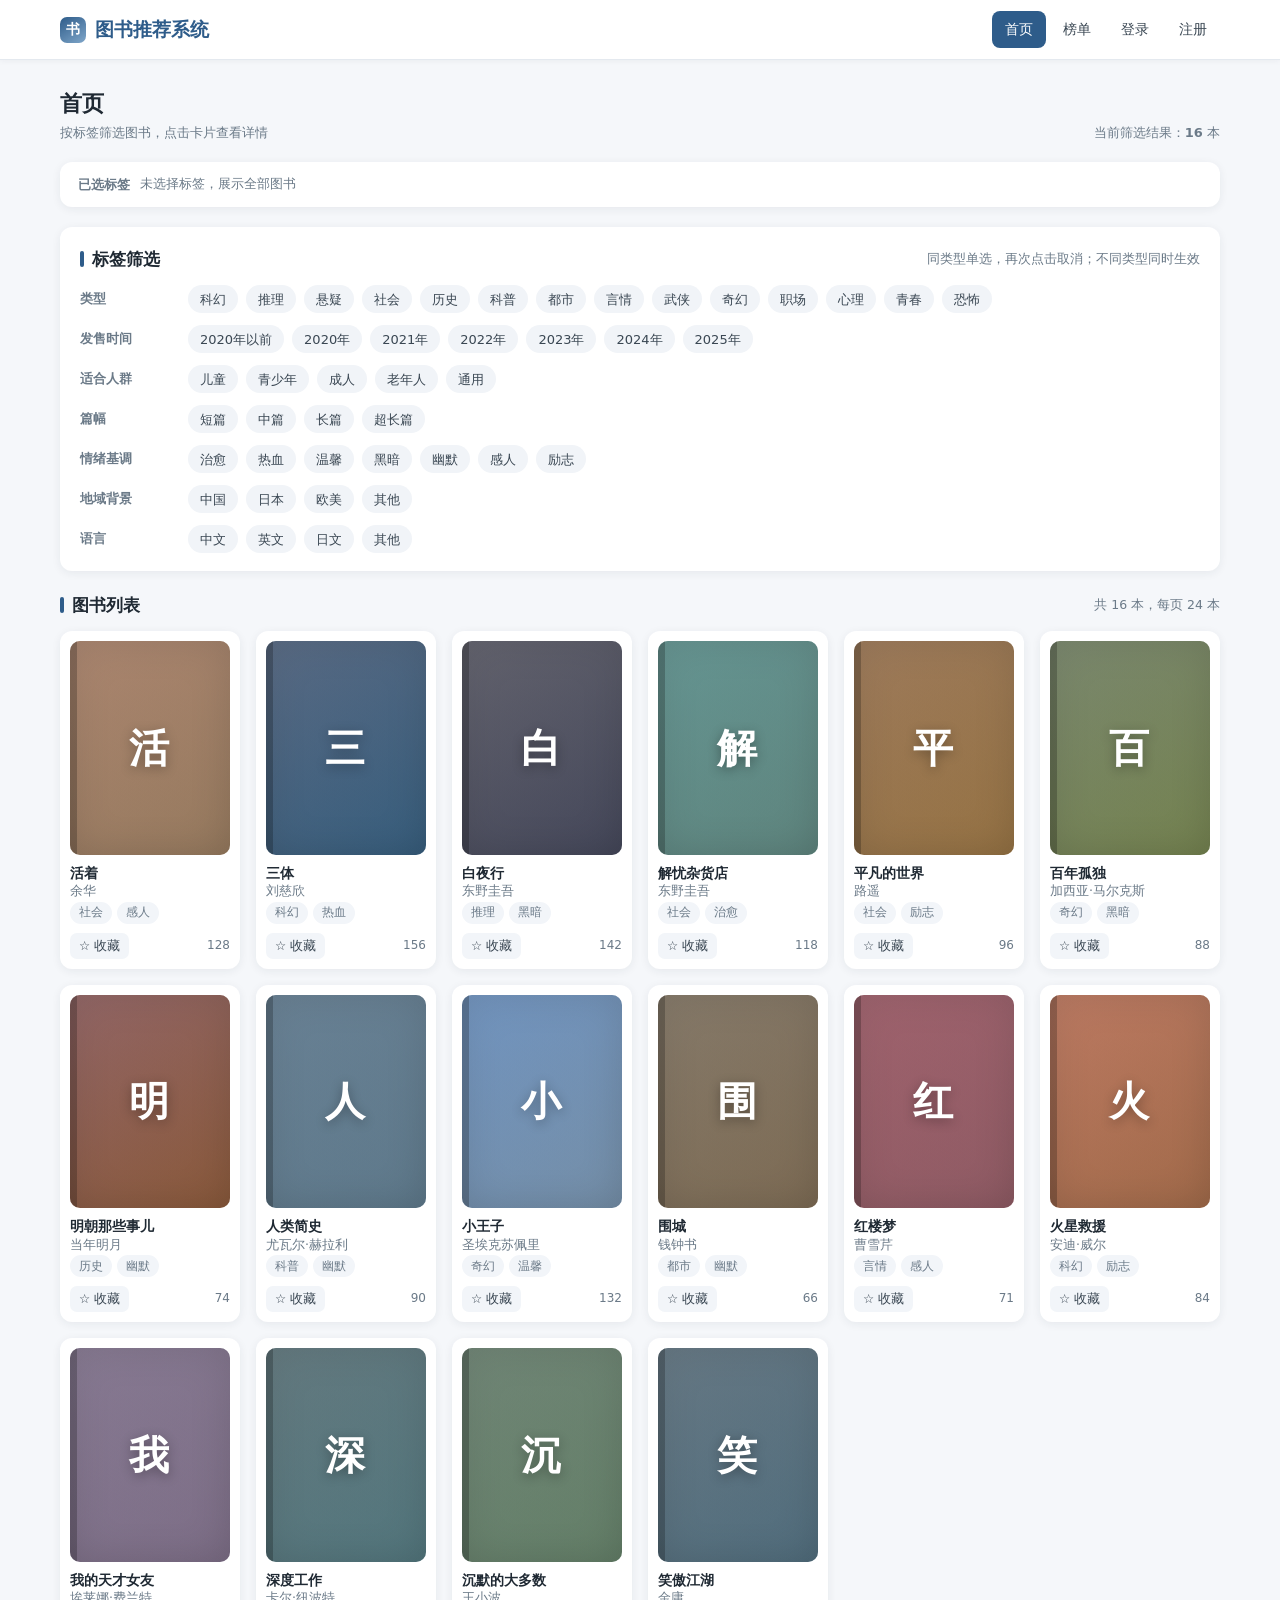
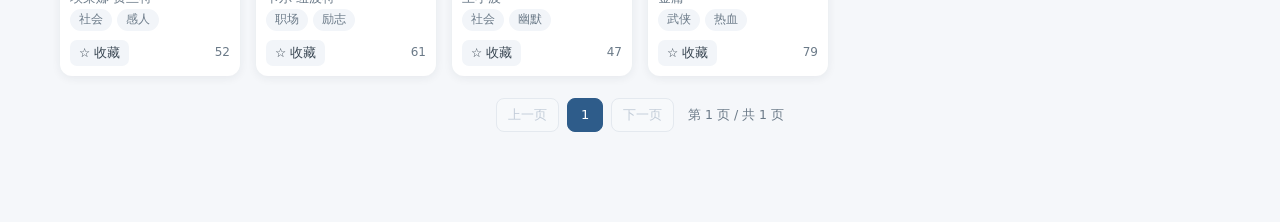
<file: readmefiles/图书推荐系统原型.html>
<!DOCTYPE html>
<html lang="zh-CN">
<head>
<meta charset="utf-8">
<meta name="viewport" content="width=device-width, initial-scale=1">
<title>图书推荐系统 · 原型</title>
<style>
/* ============================================================
   1. 基础与变量
   ============================================================ */
:root{
  --primary:#2E5C8A;
  --primary-dark:#24466b;
  --primary-soft:#e9f0f8;
  --bg:#f5f7fa;
  --card:#ffffff;
  --text:#1f2933;
  --text-2:#3a4753;
  --muted:#6b7a88;
  --line:#e4e9ef;
  --danger:#c0392b;
  --ok:#2e8b57;
  --warn:#b7791f;
  --radius:12px;
  --shadow:0 2px 10px rgba(31,41,51,.07);
  --shadow-hover:0 8px 22px rgba(31,41,51,.13);
}
*{box-sizing:border-box}
html,body{margin:0;padding:0}
body{
  background:var(--bg);
  color:var(--text);
  font:14px/1.65 "PingFang SC","Microsoft YaHei","Hiragino Sans GB",system-ui,-apple-system,"Segoe UI",sans-serif;
  -webkit-font-smoothing:antialiased;
}
a{color:var(--primary);text-decoration:none}
a:hover{text-decoration:underline}
h1,h2,h3,h4{margin:0;font-weight:700}
p{margin:0 0 10px}
button{font:inherit;color:inherit;background:none;border:none;cursor:pointer}
input,textarea,select{font:inherit;color:inherit}
ul{margin:0;padding:0;list-style:none}

/* ============================================================
   2. 顶部菜单
   ============================================================ */
#topbar{
  position:fixed;top:0;left:0;right:0;height:60px;z-index:100;
  background:#fff;border-bottom:1px solid var(--line);
  box-shadow:0 1px 6px rgba(31,41,51,.05);
}
.topbar-inner{
  max-width:1200px;height:100%;margin:0 auto;padding:0 20px;
  display:flex;align-items:center;justify-content:space-between;gap:16px;
}
.brand{display:flex;align-items:center;gap:9px;font-size:19px;font-weight:800;color:var(--primary);white-space:nowrap}
.brand:hover{text-decoration:none}
.brand .mark{
  width:26px;height:26px;border-radius:7px;flex:0 0 26px;
  background:linear-gradient(145deg,var(--primary),#7fa6c9);
  color:#fff;font-size:14px;display:flex;align-items:center;justify-content:center;
}
.nav{display:flex;align-items:center;gap:4px;flex-wrap:wrap;justify-content:flex-end}
.nav a{padding:7px 13px;border-radius:8px;color:var(--text-2);font-weight:500;white-space:nowrap}
.nav a:hover{background:var(--primary-soft);text-decoration:none}
.nav a.active{background:var(--primary);color:#fff}
.nav .who{color:var(--muted);font-size:13px;padding:0 6px;white-space:nowrap}
.nav .who b{color:var(--primary)}

main{padding-top:60px;min-height:100vh}
.container{max-width:1200px;margin:0 auto;padding:22px 20px 70px}

/* ============================================================
   3. 通用组件
   ============================================================ */
.page-head{display:flex;align-items:flex-end;justify-content:space-between;gap:14px;margin:4px 0 18px;flex-wrap:wrap}
.page-head h1{font-size:22px}
.page-head .sub{color:var(--muted);font-size:13px}
.card{background:var(--card);border-radius:var(--radius);box-shadow:var(--shadow);padding:18px 20px}
.section{margin-bottom:20px}
.section-head{display:flex;align-items:center;justify-content:space-between;gap:12px;margin-bottom:12px;flex-wrap:wrap}
.section-head h2{font-size:17px;display:flex;align-items:center;gap:8px}
.section-head h2::before{content:"";width:4px;height:16px;border-radius:2px;background:var(--primary)}
.muted{color:var(--muted)}
.small{font-size:12.5px}
.hint{color:var(--muted);font-size:12.5px;line-height:1.6}
.divider{height:1px;background:var(--line);margin:18px 0}

.btn{display:inline-flex;align-items:center;justify-content:center;gap:6px;height:36px;padding:0 16px;border-radius:9px;border:1px solid transparent;font-weight:600;transition:.16s;white-space:nowrap}
.btn-primary{background:var(--primary);color:#fff}
.btn-primary:hover{background:var(--primary-dark)}
.btn-outline{border-color:#cbd8e5;color:var(--primary);background:#fff}
.btn-outline:hover{background:var(--primary-soft)}
.btn-ghost{background:#f1f4f8;color:var(--text-2)}
.btn-ghost:hover{background:#e7ecf3}
.btn-danger{background:#fdecea;color:var(--danger)}
.btn-danger:hover{background:#fbd9d5}
.btn-sm{height:30px;padding:0 11px;font-size:13px;border-radius:8px}
.btn-xs{height:26px;padding:0 9px;font-size:12.5px;border-radius:7px}
.btn[disabled],.btn.is-disabled{opacity:.55;cursor:not-allowed}
.btn-block{width:100%}

.chip{display:inline-flex;align-items:center;gap:5px;height:28px;padding:0 11px;border-radius:14px;background:#f1f4f8;color:var(--text-2);font-size:13px;border:1px solid transparent;transition:.14s}
.chip.on{background:var(--primary);color:#fff}
.tag-chip{cursor:pointer}
.tag-chip:hover{background:#e7edf5}
.tag-chip.on:hover{background:var(--primary-dark)}
.chip-sm{height:22px;padding:0 8px;font-size:11.5px;border-radius:11px;background:#f2f5f9;color:var(--muted)}

.badge{display:inline-block;padding:1px 8px;border-radius:10px;font-size:12px;background:var(--primary-soft);color:var(--primary);font-weight:600}
.badge.gray{background:#eef1f5;color:var(--muted)}
.badge.warn{background:#fdf3e2;color:var(--warn)}
.badge.danger{background:#fdecea;color:var(--danger)}
.badge.ok{background:#e8f5ec;color:var(--ok)}

/* 表单 */
.field{margin-bottom:15px}
.field label{display:block;font-weight:600;margin-bottom:6px;font-size:13.5px}
.input{
  width:100%;height:40px;padding:0 12px;border:1px solid #d8e0e9;border-radius:9px;background:#fff;
  transition:.15s;outline:none;
}
textarea.input{height:auto;min-height:84px;padding:10px 12px;line-height:1.6;resize:vertical}
.input:focus{border-color:var(--primary);box-shadow:0 0 0 3px rgba(46,92,138,.12)}
.input.err{border-color:var(--danger);box-shadow:0 0 0 3px rgba(192,57,43,.1)}
.err-msg{color:var(--danger);font-size:12.5px;margin-top:5px}
.with-btn{display:flex;gap:8px}
.with-btn .input{flex:1}

/* 分页 */
.pager{display:flex;align-items:center;justify-content:center;gap:8px;margin:22px 0 4px;flex-wrap:wrap}
.pager button{
  min-width:36px;height:34px;padding:0 11px;border-radius:8px;background:#fff;
  border:1px solid var(--line);color:var(--text-2);font-size:13px;font-weight:500;transition:.15s;
}
.pager button:hover:not(:disabled){border-color:var(--primary);color:var(--primary)}
.pager button.active{background:var(--primary);border-color:var(--primary);color:#fff}
.pager button:disabled{color:#c2ccd8;background:#f7f9fb;cursor:not-allowed}
.pager .info{color:var(--muted);font-size:12.5px;margin-left:6px}

/* Toast */
#toasts{position:fixed;top:74px;right:20px;z-index:400;display:flex;flex-direction:column;gap:10px;align-items:flex-end;pointer-events:none}
.toast{
  background:#20303f;color:#fff;padding:11px 16px;border-radius:10px;font-size:13.5px;
  box-shadow:0 10px 28px rgba(16,24,32,.24);max-width:340px;animation:toastIn .18s ease;
  pointer-events:auto;line-height:1.55;
}
.toast a{color:#9ecbf7;font-weight:600;margin-left:4px}
.toast.ok{background:#23684a}
.toast.err{background:#8f2d22}
@keyframes toastIn{from{opacity:0;transform:translateY(-6px)}to{opacity:1;transform:none}}

/* 弹窗 */
#modal-root{position:fixed;inset:0;z-index:300;display:none;align-items:center;justify-content:center;background:rgba(16,24,32,.45);padding:20px}
#modal-root.show{display:flex}
.modal{background:#fff;border-radius:14px;box-shadow:0 24px 60px rgba(16,24,32,.3);width:min(430px,94vw);padding:22px 22px 18px;animation:modalIn .16s ease}
@keyframes modalIn{from{opacity:0;transform:translateY(8px) scale(.98)}to{opacity:1;transform:none}}
.modal h3{font-size:17px;margin-bottom:8px}
.modal .mbody{color:var(--text-2);font-size:13.5px;line-height:1.7;margin-bottom:16px}
.modal .mfoot{display:flex;justify-content:flex-end;gap:10px}

/* ============================================================
   4. 封面与图书卡片
   ============================================================ */
.cover{
  position:relative;width:100%;aspect-ratio:3/4;border-radius:10px;overflow:hidden;
  display:flex;align-items:center;justify-content:center;color:#fff;
  box-shadow:inset 0 0 40px rgba(0,0,0,.16);
}
.cover::after{
  content:"";position:absolute;inset:0;
  background:linear-gradient(150deg,rgba(255,255,255,.26),rgba(0,0,0,.26));
}
.cover .init{
  position:relative;z-index:1;font-size:40px;font-weight:800;letter-spacing:2px;
  text-shadow:0 3px 12px rgba(0,0,0,.32);
}
.cover .spine{position:absolute;left:0;top:0;bottom:0;width:7px;background:rgba(0,0,0,.22);z-index:1}
.cover .tagline{
  position:absolute;left:0;right:0;bottom:0;z-index:1;padding:26px 10px 9px;
  font-size:11.5px;letter-spacing:.5px;background:linear-gradient(transparent,rgba(0,0,0,.45));color:rgba(255,255,255,.92);
}

.book-grid{display:grid;grid-template-columns:repeat(auto-fill,minmax(168px,1fr));gap:16px}
.bcard{
  background:#fff;border-radius:var(--radius);padding:10px;box-shadow:var(--shadow);
  cursor:pointer;transition:.18s;display:flex;flex-direction:column;gap:9px;
}
.bcard:hover{transform:translateY(-3px);box-shadow:var(--shadow-hover)}
.bcard .btitle{font-weight:700;font-size:14px;line-height:1.4;overflow:hidden;text-overflow:ellipsis;white-space:nowrap}
.bcard .bauthor{color:var(--muted);font-size:12.5px;margin-top:-2px;overflow:hidden;text-overflow:ellipsis;white-space:nowrap}
.bcard .btags{display:flex;gap:5px;flex-wrap:wrap}
.bcard .bfoot{display:flex;align-items:center;justify-content:space-between;gap:6px}
.fav-btn{display:inline-flex;align-items:center;gap:4px;height:26px;padding:0 9px;border-radius:7px;background:#f2f5f9;color:var(--text-2);font-size:12.5px}
.fav-btn.on{background:#fdf3e2;color:#b7791f}
.fav-btn:hover{filter:brightness(.96)}
.count{color:var(--muted);font-size:12px}

/* ============================================================
   5. 首页筛选
   ============================================================ */
.filter-box{display:flex;flex-direction:column;gap:12px}
.filter-row{display:grid;grid-template-columns:96px 1fr;gap:12px;align-items:start}
.filter-row .ftype{color:var(--muted);font-size:13px;font-weight:600;padding-top:3px}
.filter-vals{display:flex;gap:8px;flex-wrap:wrap}
.selected-bar{display:flex;align-items:center;gap:10px;flex-wrap:wrap;margin-top:14px;padding-top:14px;border-top:1px dashed var(--line)}
.selected-bar .label{color:var(--muted);font-size:13px;font-weight:600}
.chip-x{cursor:pointer;background:var(--primary-soft);color:var(--primary)}
.chip-x .x{opacity:.65;font-weight:700}

/* ============================================================
   6. 榜单
   ============================================================ */
.rank-tabs{display:flex;gap:8px;flex-wrap:wrap;margin-bottom:14px}
.rank-tabs button{
  height:36px;padding:0 18px;border-radius:9px;background:#fff;border:1px solid var(--line);
  color:var(--text-2);font-weight:600;transition:.15s;
}
.rank-tabs button:hover{border-color:var(--primary);color:var(--primary)}
.rank-tabs button.active{background:var(--primary);border-color:var(--primary);color:#fff}
.rank-note{
  display:flex;gap:8px;align-items:flex-start;background:#f8fbfe;border:1px solid #dbe7f2;
  border-radius:10px;padding:10px 14px;margin-bottom:16px;font-size:13px;color:var(--text-2);
}
.rank-note b{color:var(--primary)}
.rrow{
  display:grid;grid-template-columns:56px 70px 1fr;gap:16px;align-items:center;
  background:#fff;border-radius:11px;padding:12px 16px;margin-bottom:10px;cursor:pointer;
  border:1px solid transparent;box-shadow:0 1px 4px rgba(31,41,51,.05);transition:.15s;
}
.rrow:hover{background:#f9fcff;border-color:#cfe0f0;transform:translateX(2px)}
.rrow .rank{font:800 26px/1 Georgia,"Times New Roman",serif;color:#9aa7b4;text-align:center}
.rrow .rank.r1{color:#d4a017}
.rrow .rank.r2{color:#8d9aa8}
.rrow .rank.r3{color:#bf7f4e}
.rrow .rcover{width:70px;aspect-ratio:3/4;border-radius:7px}
.rrow .rcover .init{font-size:22px}
.rrow .rtitle{font-weight:700;font-size:15.5px;margin-bottom:3px}
.rrow .rmeta{color:var(--muted);font-size:12.5px;margin-bottom:5px}
.rrow .rval{font-size:12.5px;color:var(--primary);font-weight:600}

/* ============================================================
   7. 图书详情
   ============================================================ */
.detail-top{display:grid;grid-template-columns:210px 1fr;gap:26px}
.detail-top .cover{max-width:210px}
.detail-info h1{font-size:24px;margin-bottom:6px}
.detail-info .byline{color:var(--muted);margin-bottom:16px}
.meta-grid{display:grid;grid-template-columns:repeat(auto-fill,minmax(190px,1fr));gap:8px 22px;margin-bottom:14px}
.meta-grid .mi{display:flex;gap:8px;font-size:13px}
.meta-grid .mk{color:var(--muted);flex:0 0 62px}
.meta-grid .mv{color:var(--text-2);font-weight:500}
.tag-groups{display:flex;flex-direction:column;gap:8px;margin:14px 0 18px}
.tag-line{display:grid;grid-template-columns:96px 1fr;gap:10px;align-items:start;font-size:13px}
.tag-line .tl{color:var(--muted);font-weight:600}
.tag-line .tv{display:flex;gap:6px;flex-wrap:wrap}
.act-row{display:flex;gap:10px;flex-wrap:wrap;align-items:center}
.act-btn{
  display:inline-flex;align-items:center;gap:6px;height:38px;padding:0 16px;border-radius:9px;
  background:#fff;border:1px solid #d8e0e9;font-weight:600;transition:.15s;
}
.act-btn:hover{border-color:var(--primary);color:var(--primary);background:#f8fbff}
.act-btn.on{background:var(--primary);border-color:var(--primary);color:#fff}
.act-btn.on.neg{background:#c0392b;border-color:#c0392b}
.act-btn.on.pos{background:#2e8b57;border-color:#2e8b57}
.act-btn[disabled]{opacity:.5;cursor:not-allowed}

/* 评论 */
.cmt-toolbar{display:flex;align-items:center;justify-content:space-between;gap:12px;flex-wrap:wrap;margin-bottom:14px}
.seg{display:inline-flex;background:#eef2f7;border-radius:9px;padding:3px}
.seg button{height:30px;padding:0 14px;border-radius:7px;font-size:13px;font-weight:600;color:var(--muted)}
.seg button.active{background:#fff;color:var(--primary);box-shadow:0 1px 4px rgba(31,41,51,.12)}
.comment{display:grid;grid-template-columns:36px 1fr;gap:11px;padding:14px 0;border-bottom:1px solid #eff2f6}
.comment:last-child{border-bottom:none}
.avatar{
  width:36px;height:36px;border-radius:50%;display:flex;align-items:center;justify-content:center;
  background:var(--primary-soft);color:var(--primary);font-weight:700;font-size:15px;flex:0 0 36px;
}
.avatar.gr{background:#e8f5ec;color:#2e8b57}
.avatar.am{background:#fdf3e2;color:#b7791f}
.cmt-head{display:flex;align-items:center;gap:8px;flex-wrap:wrap;margin-bottom:4px}
.cmt-user{font-weight:700;font-size:13.5px}
.cmt-time{color:var(--muted);font-size:12px}
.cmt-body{color:var(--text-2);margin-bottom:8px;white-space:pre-wrap;word-break:break-word}
.cmt-acts{display:flex;gap:6px;align-items:center;flex-wrap:wrap}
.act-mini{display:inline-flex;align-items:center;gap:4px;height:26px;padding:0 9px;border-radius:7px;color:var(--muted);font-size:12.5px;transition:.14s}
.act-mini:hover{background:#f1f4f8;color:var(--primary)}
.act-mini.on.like{background:#e8f5ec;color:#2e8b57}
.act-mini.on.dis{background:#fdecea;color:var(--danger)}
.act-mini[disabled]{opacity:.5;cursor:not-allowed}
.replies{margin-top:10px;padding-left:12px;border-left:2px solid #eef2f7;display:flex;flex-direction:column;gap:2px}
.replies .comment{grid-template-columns:28px 1fr;padding:10px 0;border-bottom:none}
.replies .avatar{width:28px;height:28px;flex:0 0 28px;font-size:12px}
.pinned-bar{
  display:flex;align-items:center;gap:10px;margin:6px 0 2px;padding:12px 0 6px;
  border-top:2px dashed #e6c9a8;color:#a9762a;font-size:13px;font-weight:600;
}
.pinned-bar .ico{width:22px;height:22px;border-radius:50%;background:#fdf3e2;display:flex;align-items:center;justify-content:center;font-size:12px}
.pinned{background:#fffdf8;border:1px solid #f2e3cd;border-radius:10px;padding:0 14px;margin-bottom:10px}
.cmt-editor{background:#f8fafc;border:1px solid var(--line);border-radius:11px;padding:14px;margin-bottom:18px}
.cmt-editor .row{display:flex;justify-content:space-between;align-items:center;margin-top:10px;gap:10px;flex-wrap:wrap}
.reply-box{margin-top:10px}

/* ============================================================
   8. 登录 / 注册
   ============================================================ */
.auth-wrap{max-width:420px;margin:36px auto 0}
.auth-card{background:#fff;border-radius:16px;box-shadow:0 12px 40px rgba(31,41,51,.1);padding:30px 30px 24px}
.auth-card h1{font-size:20px;text-align:center;margin-bottom:6px}
.auth-card .sub{text-align:center;color:var(--muted);font-size:13px;margin-bottom:22px}
.pwd-wrap{position:relative}
.pwd-wrap .input{padding-right:44px}
.eye{position:absolute;right:6px;top:0;height:40px;width:36px;display:flex;align-items:center;justify-content:center;color:var(--muted);font-size:15px;border-radius:8px}
.eye:hover{background:#f1f4f8}
.captcha-wrap{display:flex;gap:10px}
.captcha-wrap .input{flex:1}
#captchaCanvas{border:1px solid #d8e0e9;border-radius:9px;cursor:pointer;background:#f7fafd;flex:0 0 auto}
.switch{display:flex;align-items:center;gap:9px;cursor:pointer;user-select:none;font-size:13px;color:var(--text-2)}
.switch .track{width:38px;height:21px;border-radius:11px;background:#cfd8e3;position:relative;transition:.16s;flex:0 0 38px}
.switch .track::after{content:"";position:absolute;left:2px;top:2px;width:17px;height:17px;border-radius:50%;background:#fff;transition:.16s;box-shadow:0 1px 3px rgba(0,0,0,.2)}
.switch.on .track{background:var(--primary)}
.switch.on .track::after{transform:translateX(17px)}
.auth-foot{text-align:center;margin-top:16px;font-size:13px;color:var(--muted)}
.demo-tip{margin-top:14px;padding:10px 12px;border-radius:9px;background:#f8fbfe;border:1px dashed #d5e3f0;font-size:12.5px;color:var(--muted);line-height:1.7}

/* ============================================================
   9. 个人主页
   ============================================================ */
.profile-top{display:flex;align-items:center;gap:18px;flex-wrap:wrap}
.profile-top .avatar{width:62px;height:62px;flex:0 0 62px;font-size:24px;border-radius:16px}
.profile-top h1{font-size:20px;margin-bottom:2px}
.tabs{display:flex;gap:6px;border-bottom:1px solid var(--line);margin:20px 0 16px;flex-wrap:wrap}
.tabs button{
  height:38px;padding:0 16px;border-radius:9px 9px 0 0;color:var(--muted);font-weight:600;
  border-bottom:2px solid transparent;margin-bottom:-1px;
}
.tabs button:hover{color:var(--primary)}
.tabs button.active{color:var(--primary);border-bottom-color:var(--primary);background:#f8fbff}
.list-row{
  display:flex;gap:12px;align-items:center;padding:12px;border:1px solid var(--line);
  border-radius:11px;margin-bottom:10px;background:#fff;transition:.15s;
}
.list-row:hover{border-color:#cfe0f0;box-shadow:0 2px 10px rgba(31,41,51,.06)}
.list-row .cover{width:44px;aspect-ratio:3/4;flex:0 0 44px;border-radius:6px}
.list-row .cover .init{font-size:16px}
.list-row .grow{flex:1;min-width:0}
.list-row .t{font-weight:700;font-size:14px;margin-bottom:2px}
.list-row .s{color:var(--muted);font-size:12.5px;overflow:hidden;text-overflow:ellipsis;display:-webkit-box;-webkit-line-clamp:2;-webkit-box-orient:vertical}
.interest-box{display:flex;flex-direction:column;gap:12px}
.interest-row{display:grid;grid-template-columns:90px 1fr;gap:10px;align-items:start}
.interest-row .t{color:var(--muted);font-size:13px;font-weight:600;padding-top:3px}

/* ============================================================
   10. AI 荐书
   ============================================================ */
.ai-wrap{display:grid;grid-template-columns:288px 1fr;gap:18px;align-items:start}
.ai-side{background:#fff;border-radius:var(--radius);box-shadow:var(--shadow);padding:14px;position:sticky;top:78px}
.ai-side .new-topic{width:100%;margin-bottom:12px}
.topic-list{display:flex;flex-direction:column;gap:4px;max-height:62vh;overflow:auto}
.topic-item{
  position:relative;padding:10px 10px;border-radius:9px;cursor:pointer;transition:.14s;border:1px solid transparent;
}
.topic-item:hover{background:#f6f9fc}
.topic-item.active{background:var(--primary-soft);border-color:#cfe0f0}
.topic-item .tt{font-weight:600;font-size:13.5px;white-space:nowrap;overflow:hidden;text-overflow:ellipsis;padding-right:46px}
.topic-item .tm{color:var(--muted);font-size:11.5px}
.topic-tools{position:absolute;right:6px;top:50%;transform:translateY(-50%);display:none;gap:2px}
.topic-item:hover .topic-tools{display:flex}
.icon-btn{width:24px;height:24px;border-radius:6px;display:flex;align-items:center;justify-content:center;color:var(--muted);font-size:13px}
.icon-btn:hover{background:#e8eef5;color:var(--primary)}

.ai-main{background:#fff;border-radius:var(--radius);box-shadow:var(--shadow);display:flex;flex-direction:column;min-height:70vh}
.ai-head{display:flex;align-items:center;justify-content:space-between;gap:12px;padding:14px 18px;border-bottom:1px solid var(--line)}
.ai-head h2{font-size:16px;font-weight:700;white-space:nowrap;overflow:hidden;text-overflow:ellipsis}
.ai-head .tools{display:flex;gap:4px;flex:0 0 auto}
.ai-body{padding:16px 18px;flex:1;display:flex;flex-direction:column;gap:14px}
.rec-panel{background:linear-gradient(140deg,#f7fbff,#eef5fb);border:1px solid #d9e7f3;border-radius:12px;padding:14px 16px}
.rec-head{display:flex;align-items:center;justify-content:space-between;gap:10px;margin-bottom:10px;flex-wrap:wrap}
.rec-head .lh{display:flex;align-items:center;gap:8px;font-weight:700;color:var(--primary)}
.rec-badge{background:var(--primary);color:#fff;font-size:11px;padding:2px 8px;border-radius:9px;font-weight:600;letter-spacing:.3px}
.rec-cards{display:grid;grid-template-columns:repeat(3,1fr);gap:12px}
.rec-card{background:#fff;border-radius:10px;padding:10px;display:flex;gap:10px;cursor:pointer;border:1px solid #e4eef7;transition:.15s}
.rec-card:hover{box-shadow:var(--shadow-hover);transform:translateY(-2px)}
.rec-card .cover{width:56px;flex:0 0 56px;border-radius:6px}
.rec-card .cover .init{font-size:18px}
.rec-card .rt{font-weight:700;font-size:13px;margin-bottom:2px}
.rec-card .ra{color:var(--muted);font-size:11.5px;margin-bottom:5px}
.rec-card .rr{color:var(--text-2);font-size:11.5px;line-height:1.55;display:-webkit-box;-webkit-line-clamp:4;-webkit-box-orient:vertical;overflow:hidden}

.chat{display:flex;flex-direction:column;gap:16px}
.msg{display:flex;gap:10px;align-items:flex-start}
.msg .avatar{width:32px;height:32px;flex:0 0 32px;font-size:13px;border-radius:10px;background:linear-gradient(145deg,var(--primary),#7fa6c9);color:#fff}
.msg .bubbles{max-width:min(660px,86%)}
.bubble{padding:11px 14px;border-radius:12px;background:#f4f7fa;border:1px solid #e7edf3;line-height:1.72;white-space:pre-wrap;word-break:break-word}
.bubble .t{display:block}
.msg.user{flex-direction:row-reverse}
.msg.user .bubbles{display:flex;flex-direction:column;align-items:flex-end}
.msg.user .bubble{background:var(--primary);border-color:var(--primary);color:#fff}
.msg.user .avatar{background:#dfe7f0;color:var(--primary)}
.msg-time{color:var(--muted);font-size:11px;margin-top:5px}
.msg-books{display:grid;grid-template-columns:repeat(auto-fill,minmax(220px,1fr));gap:10px;margin-top:10px}
.mini-book{display:flex;gap:10px;background:#fff;border:1px solid #e4eef7;border-radius:10px;padding:9px;cursor:pointer;transition:.15s}
.mini-book:hover{border-color:var(--primary);box-shadow:0 3px 12px rgba(31,41,51,.1)}
.mini-book .cover{width:46px;flex:0 0 46px;border-radius:5px}
.mini-book .cover .init{font-size:15px}
.mini-book .mt{font-weight:700;font-size:12.5px;margin-bottom:2px}
.mini-book .ma{color:var(--muted);font-size:11.5px}
.mini-book .mr{color:var(--text-2);font-size:11.5px;margin-top:3px;line-height:1.5}
.typing{display:flex;align-items:center;gap:8px;color:var(--muted);font-size:13px}
.dot{width:6px;height:6px;border-radius:50%;background:#9fb0c1;animation:blink 1.1s infinite}
.dot:nth-child(2){animation-delay:.18s}
.dot:nth-child(3){animation-delay:.36s}
@keyframes blink{0%,80%,100%{opacity:.25}40%{opacity:1}}
.ai-input{border-top:1px solid var(--line);padding:12px 16px;display:flex;gap:10px;align-items:flex-end}
.ai-input textarea{
  flex:1;min-height:44px;max-height:120px;padding:11px 13px;border:1px solid #d8e0e9;border-radius:10px;
  resize:none;outline:none;line-height:1.5;
}
.ai-input textarea:focus{border-color:var(--primary);box-shadow:0 0 0 3px rgba(46,92,138,.12)}

/* ============================================================
   11. 管理页 / 导入页
   ============================================================ */
.table{width:100%;border-collapse:collapse;font-size:13px}
.table th,.table td{padding:10px 12px;text-align:left;border-bottom:1px solid var(--line);vertical-align:top}
.table th{background:#f7f9fc;color:var(--muted);font-weight:600;font-size:12.5px;white-space:nowrap}
.table tr:hover td{background:#fafcfe}
.table .clip{max-width:340px;color:var(--text-2)}
.admin-foot{margin-top:22px;padding-top:16px;border-top:1px dashed var(--line);text-align:center;font-size:12.5px;color:var(--muted)}
.import-box{border:2px dashed #d3e0ec;border-radius:14px;padding:34px 20px;text-align:center;background:#f9fbfe}
.import-box .big{font-size:15px;font-weight:700;margin-bottom:6px}
.file-pill{display:inline-flex;align-items:center;gap:8px;background:#fff;border:1px solid var(--line);border-radius:9px;padding:7px 14px;font-size:13px;margin:12px 0}
.stat-grid{display:grid;grid-template-columns:repeat(4,1fr);gap:14px;margin:18px 0}
.stat{background:#fff;border-radius:12px;padding:16px;text-align:center;border:1px solid var(--line)}
.stat .n{font-size:26px;font-weight:800;line-height:1.2}
.stat .l{color:var(--muted);font-size:12.5px;margin-top:2px}
.stat.ok .n{color:var(--ok)}
.stat.up .n{color:var(--primary)}
.stat.sk .n{color:var(--muted)}
.stat.bad .n{color:var(--danger)}
.fail-list{margin-top:8px}
.fail-item{display:flex;gap:12px;align-items:baseline;padding:10px 12px;background:#fff8f7;border:1px solid #f6dedb;border-radius:9px;margin-bottom:8px;font-size:13px}
.fail-item .idx{color:var(--danger);font-weight:700;flex:0 0 34px}
.progress{height:8px;background:#e9eff5;border-radius:5px;overflow:hidden;margin:16px 0 6px}
.progress .bar{height:100%;background:var(--primary);border-radius:5px;transition:width .3s}

/* ============================================================
   12. 响应式
   ============================================================ */
@media (max-width:1024px){
  .ai-wrap{grid-template-columns:1fr}
  .ai-side{position:static}
  .rec-cards{grid-template-columns:1fr}
  .detail-top{grid-template-columns:160px 1fr;gap:18px}
  .detail-top .cover{max-width:160px}
}
@media (max-width:760px){
  .topbar-inner{flex-wrap:wrap;height:auto;padding:8px 14px;gap:8px}
  #topbar{height:auto;position:static}
  main{padding-top:0}
  .container{padding:16px 14px 50px}
  .detail-top{grid-template-columns:1fr}
  .rrow{grid-template-columns:40px 56px 1fr;gap:10px;padding:10px}
  .filter-row,.tag-line,.interest-row{grid-template-columns:1fr}
  .stat-grid{grid-template-columns:repeat(2,1fr)}
  .book-grid{grid-template-columns:repeat(auto-fill,minmax(140px,1fr));gap:12px}
}
</style>
</head>
<body>

<div id="topbar"></div>
<main><div class="container" id="app"></div></main>
<div id="toasts"></div>
<div id="modal-root"><div class="modal" id="modal-box"></div></div>

<script>
"use strict";
/* ==================================================================
   图书推荐系统 · 单文件前端原型
   结构：① 数据层 ② 工具层 ③ 页面渲染层 ④ 事件层
   说明：全部数据写在内存里，刷新即复位；不引用任何外部资源。
   ================================================================== */

/* ==================================================================
   ① 数据层
   ================================================================== */
const TAG_TYPES = ['类型', '发售时间', '适合人群', '篇幅', '情绪基调', '地域背景', '语言'];

const TAG_VALUES = {
  '类型': ['科幻', '推理', '悬疑', '社会', '历史', '科普', '都市', '言情', '武侠', '奇幻', '职场', '心理', '青春', '恐怖'],
  '发售时间': ['2020年以前', '2020年', '2021年', '2022年', '2023年', '2024年', '2025年'],
  '适合人群': ['儿童', '青少年', '成人', '老年人', '通用'],
  '篇幅': ['短篇', '中篇', '长篇', '超长篇'],
  '情绪基调': ['治愈', '热血', '温馨', '黑暗', '幽默', '感人', '励志'],
  '地域背景': ['中国', '日本', '欧美', '其他'],
  '语言': ['中文', '英文', '日文', '其他']
};

/* 16 本图书：tags 的键即 7 类标签类型 */
const BOOKS = [
  {
    id: 1, title: '活着', author: '余华', publisher: '作家出版社', year: 2012,
    isbn: '978-7-5063-6543-1', pages: 191, price: 20.00,
    t: { 类型: '社会', 发售时间: '2020年以前', 适合人群: '成人', 篇幅: '长篇', 情绪基调: '感人', 地域背景: '中国', 语言: '中文' },
    collects: 128, likes: 36, dislikes: 12, url: '',
    cover: ['#8c5a3c', '#caa47f'],
    intro: '福贵本是地主家的少爷，嗜赌成性，终于败光了家业。此后几十年，他经历战乱、饥荒与亲人相继离世，命运一次次把他推倒，他又一次次站起来，只是为了活着本身。',
    authorIntro: '余华，1960 年生于浙江杭州，当代作家。代表作有《活着》《许三观卖血记》《兄弟》等，作品以冷峻克制的笔调书写普通人的生存状态。'
  },
  {
    id: 2, title: '三体', author: '刘慈欣', publisher: '重庆出版社', year: 2008,
    isbn: '978-7-5366-9293-0', pages: 302, price: 23.00,
    t: { 类型: '科幻', 发售时间: '2020年以前', 适合人群: '成人', 篇幅: '长篇', 情绪基调: '热血', 地域背景: '中国', 语言: '中文' },
    collects: 156, likes: 48, dislikes: 5, url: 'example.com/book/santi',
    cover: ['#1d3557', '#4a7ea8'],
    intro: '一场发生在历史深处的秘密工程，把人类文明的信息送往了宇宙。四光年之外，三体文明在三个太阳的乱纪元中挣扎求生，他们决定向地球进发。',
    authorIntro: '刘慈欣，中国科幻作家、高级工程师。《三体》三部曲获第 73 届雨果奖最佳长篇故事奖，被视为中国科幻的里程碑。'
  },
  {
    id: 3, title: '白夜行', author: '东野圭吾', publisher: '南海出版公司', year: 2013,
    isbn: '978-7-5442-5967-3', pages: 467, price: 39.50,
    t: { 类型: '推理', 发售时间: '2020年以前', 适合人群: '成人', 篇幅: '长篇', 情绪基调: '黑暗', 地域背景: '日本', 语言: '中文' },
    collects: 142, likes: 30, dislikes: 9, url: '',
    cover: ['#2b2b3a', '#5c6079'],
    intro: '一栋废弃建筑里发现了一具男尸，案件因线索中断而悬置。两个孩子从此走上截然不同的路，却又像枪虾与虾虎鱼一样彼此依存，在黑白之间维持着一段无人知晓的关系。',
    authorIntro: '东野圭吾，1958 年生于大阪的日本推理小说家，以精巧的诡计与人性剖析见长，代表作有《白夜行》《嫌疑人 X 的献身》。'
  },
  {
    id: 4, title: '解忧杂货店', author: '东野圭吾', publisher: '南海出版公司', year: 2014,
    isbn: '978-7-5442-7010-0', pages: 291, price: 39.50,
    t: { 类型: '社会', 发售时间: '2020年以前', 适合人群: '通用', 篇幅: '长篇', 情绪基调: '治愈', 地域背景: '日本', 语言: '中文' },
    collects: 118, likes: 26, dislikes: 3, url: '',
    cover: ['#2f6f6b', '#7fb2a9'],
    intro: '僻静街道旁的杂货店有个规矩：把烦恼写成信投进卷帘门的投信口，第二天就能在牛奶箱里得到回答。三个走投无路的年轻人误入其中，意外与三十年前的来信产生了联系。',
    authorIntro: '东野圭吾，日本作家。这是他少见的温情之作，用一个略带奇幻的设定串起五段彼此牵连的人生。'
  },
  {
    id: 5, title: '平凡的世界', author: '路遥', publisher: '北京十月文艺出版社', year: 2017,
    isbn: '978-7-5302-1600-2', pages: 1631, price: 108.00,
    t: { 类型: '社会', 发售时间: '2020年以前', 适合人群: '成人', 篇幅: '超长篇', 情绪基调: '励志', 地域背景: '中国', 语言: '中文' },
    collects: 96, likes: 34, dislikes: 6, url: '',
    cover: ['#7a4b20', '#c99a5b'],
    intro: '黄土高原上，孙少安与孙少平兄弟在贫困与时代变革中挣扎前行。一个扎根土地办起砖厂，一个背井离乡下到煤矿，两兄弟用各自的方式对抗着命运。',
    authorIntro: '路遥，1949 年生于陕西清涧，当代作家。《平凡的世界》历时六年写成，获第三届茅盾文学奖。'
  },
  {
    id: 6, title: '百年孤独', author: '加西亚·马尔克斯', publisher: '南海出版公司', year: 2011,
    isbn: '978-7-5442-5399-4', pages: 360, price: 39.50,
    t: { 类型: '奇幻', 发售时间: '2020年以前', 适合人群: '成人', 篇幅: '长篇', 情绪基调: '黑暗', 地域背景: '其他', 语言: '中文' },
    collects: 88, likes: 22, dislikes: 4, url: '',
    cover: ['#4b5d3a', '#9caf6b'],
    intro: '布恩迪亚家族七代人的兴衰，浓缩在马孔多这个被世界遗忘的小镇里。战争、爱情、炼金术与失眠症轮番上演，孤独像宿命一样在血脉中传递。',
    authorIntro: '加西亚·马尔克斯，哥伦比亚作家，1982 年诺贝尔文学奖得主，魔幻现实主义的代表作家。'
  },
  {
    id: 7, title: '明朝那些事儿', author: '当年明月', publisher: '浙江人民出版社', year: 2011,
    isbn: '978-7-213-04374-1', pages: 2100, price: 358.00,
    t: { 类型: '历史', 发售时间: '2020年以前', 适合人群: '通用', 篇幅: '超长篇', 情绪基调: '幽默', 地域背景: '中国', 语言: '中文' },
    collects: 74, likes: 28, dislikes: 2, url: '',
    cover: ['#6b2f2f', '#b9784f'],
    intro: '从朱元璋出生写起，一路讲到明朝覆亡。作者用近似讲故事的口吻，把三百年间的皇帝、大臣、宦官与边关战事写得像连续剧一样好看。',
    authorIntro: '当年明月，本名石悦，历史写作爱好者。该书最初连载于网络论坛，后成为现象级的历史读物。'
  },
  {
    id: 8, title: '人类简史', author: '尤瓦尔·赫拉利', publisher: '中信出版社', year: 2014,
    isbn: '978-7-5086-4488-4', pages: 440, price: 68.00,
    t: { 类型: '科普', 发售时间: '2020年以前', 适合人群: '成人', 篇幅: '长篇', 情绪基调: '幽默', 地域背景: '欧美', 语言: '中文' },
    collects: 90, likes: 25, dislikes: 7, url: '',
    cover: ['#33546e', '#7fa3bb'],
    intro: '从认知革命、农业革命到科学革命，作者用三次革命串起智人十万年的历史。人类为什么能统治地球？为什么我们越富有反而越焦虑？',
    authorIntro: '尤瓦尔·赫拉利，以色列历史学家，牛津大学历史学博士，现为希伯来大学教授。'
  },
  {
    id: 9, title: '小王子', author: '圣埃克苏佩里', publisher: '人民文学出版社', year: 2003,
    isbn: '978-7-02-004191-8', pages: 99, price: 22.00,
    t: { 类型: '奇幻', 发售时间: '2020年以前', 适合人群: '儿童', 篇幅: '短篇', 情绪基调: '温馨', 地域背景: '欧美', 语言: '中文' },
    collects: 132, likes: 40, dislikes: 1, url: '',
    cover: ['#3f6ea8', '#9dc0e2'],
    intro: '飞行员在撒哈拉沙漠迫降，遇见了来自 B612 星球的小王子。小王子讲述了他离开玫瑰、走过六颗星球的旅程，以及狐狸教会他的那个秘密。',
    authorIntro: '圣埃克苏佩里，法国作家、飞行员。《小王子》出版于 1943 年，是流传最广的法国文学作品之一。'
  },
  {
    id: 10, title: '围城', author: '钱钟书', publisher: '人民文学出版社', year: 1991,
    isbn: '978-7-02-009000-8', pages: 359, price: 32.00,
    t: { 类型: '都市', 发售时间: '2020年以前', 适合人群: '成人', 篇幅: '长篇', 情绪基调: '幽默', 地域背景: '中国', 语言: '中文' },
    collects: 66, likes: 18, dislikes: 5, url: '',
    cover: ['#5a4a34', '#a89071'],
    intro: '方鸿渐留学归国，带着一张买来的文凭，在爱情、婚姻与职场的围城里进退两难。城外的人想冲进去，城里的人想逃出来。',
    authorIntro: '钱钟书，1910—1998，作家、文学研究家，著有《围城》《管锥编》《谈艺录》。'
  },
  {
    id: 11, title: '红楼梦', author: '曹雪芹', publisher: '人民文学出版社', year: 1996,
    isbn: '978-7-02-000220-7', pages: 1606, price: 59.70,
    t: { 类型: '言情', 发售时间: '2020年以前', 适合人群: '成人', 篇幅: '超长篇', 情绪基调: '感人', 地域背景: '中国', 语言: '中文' },
    collects: 71, likes: 20, dislikes: 8, url: '',
    cover: ['#7d2b3a', '#c07a86'],
    intro: '贾、史、王、薛四大家族的兴衰，以宝黛爱情悲剧为线索，写尽了一个大家族的繁华与幻灭。草蛇灰线，伏脉千里。',
    authorIntro: '曹雪芹，清代作家。《红楼梦》被誉为中国古典小说的巅峰，前八十回一般认为出自其手。'
  },
  {
    id: 12, title: '火星救援', author: '安迪·威尔', publisher: '译林出版社', year: 2015,
    isbn: '978-7-5442-7937-6', pages: 372, price: 38.00,
    t: { 类型: '科幻', 发售时间: '2020年以前', 适合人群: '通用', 篇幅: '长篇', 情绪基调: '励志', 地域背景: '欧美', 语言: '中文' },
    collects: 84, likes: 27, dislikes: 3, url: '',
    cover: ['#a34a2a', '#d98f63'],
    intro: '宇航员马克在一次沙尘暴中被同伴误判为死亡，独自留在了火星。他用土豆、氢气和无穷的工程学知识，开始了一场硬核自救。',
    authorIntro: '安迪·威尔，美国科幻作家，曾长期在软件公司工作。《火星救援》最初以电子书形式自出版。'
  },
  {
    id: 13, title: '我的天才女友', author: '埃莱娜·费兰特', publisher: '人民文学出版社', year: 2017,
    isbn: '978-7-02-011940-2', pages: 334, price: 49.00,
    t: { 类型: '社会', 发售时间: '2020年以前', 适合人群: '成人', 篇幅: '长篇', 情绪基调: '感人', 地域背景: '欧美', 语言: '中文' },
    collects: 52, likes: 14, dislikes: 4, url: '',
    cover: ['#5c4a6b', '#a894b5'],
    intro: '那不勒斯一个破败街区里，莉拉和埃莱娜从小一起长大。一个天赋异禀却困于命运，一个勤勉向上努力逃离，六十年的友谊在相互映照中缓缓展开。',
    authorIntro: '埃莱娜·费兰特，意大利作家，真实身份至今未公开，“那不勒斯四部曲”风靡全球。'
  },
  {
    id: 14, title: '深度工作', author: '卡尔·纽波特', publisher: '江西人民出版社', year: 2022,
    isbn: '978-7-210-09286-8', pages: 269, price: 45.00,
    t: { 类型: '职场', 发售时间: '2022年', 适合人群: '成人', 篇幅: '长篇', 情绪基调: '励志', 地域背景: '欧美', 语言: '中文' },
    collects: 61, likes: 19, dislikes: 2, url: '',
    cover: ['#2c4a52', '#6f9fa8'],
    intro: '在注意力被不断切碎的时代，能把认知能力推向极限的深度工作，正在成为稀缺能力。作者给出四条准则，教你把整块时间重新夺回来。',
    authorIntro: '卡尔·纽波特，乔治城大学计算机科学教授、畅销书作家，著有《优秀到不能被忽视》。'
  },
  {
    id: 15, title: '沉默的大多数', author: '王小波', publisher: '北京十月文艺出版社', year: 2021,
    isbn: '978-7-5302-1558-6', pages: 246, price: 45.00,
    t: { 类型: '社会', 发售时间: '2021年', 适合人群: '成人', 篇幅: '中篇', 情绪基调: '幽默', 地域背景: '中国', 语言: '中文' },
    collects: 47, likes: 16, dislikes: 9, url: '',
    cover: ['#3d5a45', '#86ab8c'],
    intro: '王小波的杂文集，谈尊严、谈趣味、谈沉默。他不喜欢被灌输，也不愿意替别人规定生活应该是什么样子。',
    authorIntro: '王小波，1952—1997，作家，著有《黄金时代》《沉默的大多数》等，被认为是中国当代最具独立思考气质的作家之一。'
  },
  {
    id: 16, title: '笑傲江湖', author: '金庸', publisher: '广州出版社', year: 2013,
    isbn: '978-7-5462-1145-6', pages: 1472, price: 96.00,
    t: { 类型: '武侠', 发售时间: '2020年以前', 适合人群: '青少年', 篇幅: '超长篇', 情绪基调: '热血', 地域背景: '中国', 语言: '中文' },
    collects: 79, likes: 23, dislikes: 6, url: 'example.com/book/xiaoao',
    cover: ['#2f4858', '#6d93a8'],
    intro: '华山派大弟子令狐冲屡遭冤屈，却在思过崖上学得独孤九剑。正邪之间，他只想行侠仗义、笑傲江湖，偏偏身不由己。',
    authorIntro: '金庸，1924—2018，武侠小说泰斗，十五部作品被合称为“飞雪连天射白鹿，笑书神侠倚碧鸳”。'
  }
];

/* 用户：demo / admin 密码均为 123456 */
const USERS = [
  { username: 'demo', email: 'demo@qq.com', password: '123456', role: 'user', regTime: '2025-03-12 10:24', status: '正常' },
  { username: 'admin', email: 'admin@book.cn', password: '123456', role: 'admin', regTime: '2025-01-05 09:10', status: '正常' },
  { username: '书虫小李', email: 'lixiaoli@163.com', password: '123456', role: 'user', regTime: '2025-02-18 20:31', status: '正常' },
  { username: '夜航船', email: 'yehang@126.com', password: '123456', role: 'user', regTime: '2025-03-02 14:08', status: '正常' },
  { username: '阿May', email: 'amay@qq.com', password: '123456', role: 'user', regTime: '2025-03-21 08:55', status: '正常' },
  { username: '山谷回音', email: 'shangu@outlook.com', password: '123456', role: 'user', regTime: '2025-04-09 22:17', status: '正常' },
  { username: '老王读书', email: 'laowang@sina.com', password: '123456', role: 'user', regTime: '2025-04-27 11:40', status: '正常' },
  { username: '素衣白裙', email: 'suyi@foxmail.com', password: '123456', role: 'user', regTime: '2025-05-14 19:02', status: '正常' },
  { username: '桥上人', email: 'qiaoshang@qq.com', password: '123456', role: 'user', regTime: '2025-06-01 16:26', status: '正常' }
];

/* 评论种子：b=图书 id，l/d=赞/踩，h=几小时前，r=回复 */
const COMMENT_SEED = [
  { b: 1, u: '书虫小李', t: '合上书坐了很久。人是为了活着本身而活着，不是为了活着之外的任何事物。', h: 30, l: 18, d: 1 },
  { b: 1, u: '夜航船', t: '余华的笔太狠了，一个又一个亲人离开，读到后面几乎不敢翻页。', h: 48, l: 12, d: 2 },
  { b: 1, u: 'demo', t: '第一次读是高中，没读懂；工作之后再读，才明白那种钝钝的痛。', h: 12, l: 9, d: 1 },
  { b: 1, u: '素衣白裙', t: '家珍这个人物写得太好了，她的坚韧比福贵更动人。', h: 72, l: 7, d: 0, r: [
    { u: '书虫小李', t: '是啊，她才是这个家真正的支柱。', h: 70, l: 3, d: 0 }
  ] },
  { b: 1, u: '桥上人', t: '语言很朴素，但每一句都像石头压在胸口。', h: 20, l: 5, d: 1 },

  { b: 2, u: '夜航船', t: '黑暗森林法则那一段看得头皮发麻，宇宙社会学真的可以这么推吗？', h: 26, l: 22, d: 3, r: [
    { u: 'demo', t: '同感，尤其是猜疑链那部分，越想越冷。', h: 20, l: 4, d: 0 }
  ] },
  { b: 2, u: '老王读书', t: '硬科幻的部分有点烧脑，但人物动机立得住，值得二刷。', h: 60, l: 14, d: 1 },
  { b: 2, u: '山谷回音', t: '第一次看觉得叶文洁不可理喻，第二次看反而有点理解她的绝望。', h: 40, l: 11, d: 2 },
  { b: 2, u: '书虫小李', t: '章北海是我最喜欢的角色，那种冷静到冷酷的责任感。', h: 34, l: 9, d: 0, r: [
    { u: '夜航船', t: '那句“前进四”我起了一身鸡皮疙瘩。', h: 30, l: 4, d: 0 }
  ] },
  { b: 2, u: '山谷回音', t: '看完立刻去查了费米悖论，后劲很大。', h: 8, l: 6, d: 0 },
  { b: 2, u: '素衣白裙', t: '第三部更震撼，但第一部的地球往事最有人味。', h: 90, l: 8, d: 1 },

  { b: 3, u: '山谷回音', t: '雪穗和亮司，一个在白天行走，一个永远活在黑夜里。', h: 44, l: 16, d: 1 },
  { b: 3, u: '阿May', t: '全篇几乎没有一句直接的心理描写，却让人喘不过气。', h: 66, l: 13, d: 0 },
  { b: 3, u: '桥上人', t: '推理的部分其实不算复杂，厉害的是那种命运感。', h: 18, l: 7, d: 1 },
  { b: 3, u: '老王读书', t: '结尾那句“她一次都没有回头”，杀伤力太强。', h: 100, l: 10, d: 0 },

  { b: 4, u: '阿May', t: '很久没读到这么温柔的书了，几个故事最后串起来的时候眼眶发热。', h: 22, l: 15, d: 1 },
  { b: 4, u: '素衣白裙', t: '适合心情不好的时候读，看完会觉得世界没有那么糟。', h: 50, l: 11, d: 0 },
  { b: 4, u: '书虫小李', t: '结构很巧，时间线来回交错，但一点也不乱。', h: 36, l: 8, d: 0 },
  { b: 4, u: '夜航船', t: '比起推理，我更喜欢东野写这种温柔的。', h: 15, l: 6, d: 0, r: [
    { u: '阿May', t: '＋1，他的《时生》也是这个路数。', h: 12, l: 2, d: 0 }
  ] },
  { b: 4, u: '桥上人', t: '回信的人其实也在被治愈，这一点很打动我。', h: 80, l: 5, d: 0 },

  { b: 5, u: '老王读书', t: '少平在煤矿那一段我看了三遍。平凡的人也可以活得有尊严。', h: 28, l: 17, d: 2 },
  { b: 5, u: '书虫小李', t: '书很长，但值得。少安和少平其实是两种活法。', h: 55, l: 12, d: 1 },
  { b: 5, u: '山谷回音', t: '路遥把西北的黄土写活了，读着像能闻到土味。', h: 70, l: 9, d: 0 },
  { b: 5, u: '桥上人', t: '田晓霞的结局让我难受了很久。', h: 16, l: 8, d: 1 },

  { b: 6, u: '夜航船', t: '人名太容易被劝退，但坚持过前五十页就是另一个世界。', h: 32, l: 14, d: 3 },
  { b: 6, u: '素衣白裙', t: '魔幻的部分其实都很现实，孤独才是真正的主线。', h: 26, l: 10, d: 1 },
  { b: 6, u: '桥上人', t: '完全读不下去，翻了三次都停在开头，不明白为什么被捧得这么高。', h: 40, l: 1, d: 12, r: [
    { u: '夜航船', t: '建议先手写一张人物关系表，会好很多。', h: 38, l: 5, d: 1 }
  ] },
  { b: 6, u: '老王读书', t: '“多年以后，面对行刑队……”这个开头我能背下来。', h: 90, l: 12, d: 0 },
  { b: 6, u: '阿May', t: '读完之后有种被抽空的感觉，家族史就是人类的缩影。', h: 60, l: 7, d: 1 },

  { b: 7, u: '老王读书', t: '历史书能写得这么好笑，作者是真的懂怎么讲故事。', h: 24, l: 13, d: 0 },
  { b: 7, u: '桥上人', t: '把朱元璋写活了，不再是课本上那张画像。', h: 48, l: 9, d: 1 },
  { b: 7, u: '书虫小李', t: '当通俗历史入门非常好，细节上不必全信。', h: 62, l: 8, d: 2 },
  { b: 7, u: '山谷回音', t: '王阳明那一卷看得我热血上头。', h: 20, l: 6, d: 0 },

  { b: 8, u: '山谷回音', t: '重新认识了“虚构故事”的力量，货币、国家、公司都是共同的想象。', h: 30, l: 16, d: 1 },
  { b: 8, u: '夜航船', t: '观点很犀利，但有些论断偏激，建议配合别的书一起读。', h: 52, l: 11, d: 2 },
  { b: 8, u: '老王读书', t: '“农业革命是史上最大的骗局”，这个说法我记了很久。', h: 70, l: 9, d: 1 },
  { b: 8, u: '阿May', t: '科普书写得这么好看不容易。', h: 18, l: 7, d: 0 },
  { b: 8, u: '素衣白裙', t: '智人为什么能赢？书里给的答案很有意思。', h: 88, l: 6, d: 0 },

  { b: 9, u: '素衣白裙', t: '小时候当童话读，长大后才看懂那只狐狸说的话。', h: 25, l: 20, d: 0 },
  { b: 9, u: 'demo', t: '每到一个年纪重读，看到的东西都不一样。', h: 10, l: 12, d: 0 },
  { b: 9, u: '阿May', t: '所谓驯养，就是建立联系。这句话我记了很多年。', h: 45, l: 9, d: 0, r: [
    { u: '素衣白裙', t: '所以那朵玫瑰才是独一无二的。', h: 40, l: 4, d: 0 }
  ] },
  { b: 9, u: '桥上人', t: '插图也很美，适合买来送人。', h: 100, l: 5, d: 0 },

  { b: 10, u: '书虫小李', t: '婚姻是围城，工作也是，好像人生到处都是围城。', h: 33, l: 14, d: 1 },
  { b: 10, u: '老王读书', t: '钱钟书的比喻太毒了，句句见血。', h: 58, l: 12, d: 0 },
  { b: 10, u: '桥上人', t: '方鸿渐这个人物又可笑又可怜，像极了很多普通人。', h: 22, l: 9, d: 1 },
  { b: 10, u: '夜航船', t: '语言密度很高，读得慢才过瘾。', h: 76, l: 7, d: 0 },

  { b: 11, u: '素衣白裙', t: '每次重读都能发现新东西，曹雪芹太厉害了。', h: 35, l: 15, d: 1 },
  { b: 11, u: '山谷回音', t: '前八十回和后四十回的气质差得很明显。', h: 68, l: 10, d: 0 },
  { b: 11, u: '阿May', t: '很喜欢探春，可惜生错了时代。', h: 28, l: 6, d: 0 },
  { b: 11, u: '书虫小李', t: '判词和灯谜里全是伏笔，越读越佩服。', h: 90, l: 9, d: 1 },

  { b: 12, u: '老王读书', t: '硬核到极致，居然还能这么幽默。', h: 27, l: 13, d: 0 },
  { b: 12, u: '夜航船', t: '全篇都在解决问题，看着特别解压。', h: 54, l: 10, d: 1 },
  { b: 12, u: '山谷回音', t: '种土豆那一段我要笑死了，但逻辑真的严密。', h: 19, l: 8, d: 0 },
  { b: 12, u: '桥上人', t: '适合喜欢理工科思维的人。', h: 84, l: 5, d: 0 },

  { b: 13, u: '阿May', t: '莉拉和埃莱娜的友谊写得太真实了，有爱也有嫉妒。', h: 23, l: 12, d: 1 },
  { b: 13, u: '素衣白裙', t: '那不勒斯的街区像是另一个主角。', h: 46, l: 8, d: 0 },
  { b: 13, u: '书虫小李', t: '看完会想起自己小时候的朋友。', h: 64, l: 7, d: 1 },
  { b: 13, u: '山谷回音', t: '四部曲里第一部最克制，也最动人。', h: 100, l: 6, d: 0 },

  { b: 14, u: '老王读书', t: '关掉通知、留出整块时间，光这两条就值回书价。', h: 29, l: 10, d: 1 },
  { b: 14, u: '桥上人', t: '理论部分有点啰嗦，方法论那几章很实用。', h: 50, l: 7, d: 2 },
  { b: 14, u: '山谷回音', t: '适合被碎片化工作折磨的人。', h: 21, l: 6, d: 0 },
  { b: 14, u: '阿May', t: '照做了两周，效率确实提高了。', h: 72, l: 5, d: 0 },

  { b: 15, u: '书虫小李', t: '王小波的幽默里有锋芒，读着读着就笑了，笑着笑着就沉默了。', h: 31, l: 15, d: 1 },
  { b: 15, u: '夜航船', t: '“我活在世上，无非想要明白些道理，遇见些有趣的事。”', h: 56, l: 12, d: 0 },
  { b: 15, u: '桥上人', t: '翻了两篇，感觉就是在说怪话，没看懂好在哪里。', h: 42, l: 2, d: 9 },
  { b: 15, u: '素衣白裙', t: '他的杂文比小说更锋利。', h: 24, l: 8, d: 0 },
  { b: 15, u: '山谷回音', t: '独立思考这件事，现在看来更珍贵了。', h: 88, l: 9, d: 1 },

  { b: 16, u: '桥上人', t: '令狐冲身上有种难得的松弛感。', h: 34, l: 13, d: 1 },
  { b: 16, u: '老王读书', t: '岳不群这个伪君子写得绝了。', h: 60, l: 11, d: 0 },
  { b: 16, u: '夜航船', t: '琴箫合奏那一段太美了。', h: 25, l: 8, d: 0, r: [
    { u: '桥上人', t: '冲盈党的胜利。', h: 22, l: 3, d: 0 }
  ] },
  { b: 16, u: '书虫小李', t: '金庸里我最喜欢这一部，自由二字最重要。', h: 96, l: 10, d: 1 }
];

/* demo 的预置收藏 */
const FAV_SEED = { demo: [2, 4, 16] };
/* demo 的预置兴趣标签 */
const INTEREST_SEED = { demo: ['科幻', '治愈', '中国'] };
/* demo 的预置赞踩（key: book:id / comment:id） */
const REACTION_SEED = [{ owner: 'demo', key: 'book:3', attitude: 'like' }];

/* ==================================================================
   ② 工具层
   ================================================================== */
const $ = (sel, root) => (root || document).querySelector(sel);
const $$ = (sel, root) => Array.prototype.slice.call((root || document).querySelectorAll(sel));

function esc(s) {
  return String(s === null || s === undefined ? '' : s).replace(/[&<>"']/g, c => ({
    '&': '&amp;', '<': '&lt;', '>': '&gt;', '"': '&quot;', "'": '&#39;'
  }[c]));
}

const NOW = Date.now();
const HOUR = 3600 * 1000;
function ago(ts) {
  const diff = Date.now() - ts;
  const m = Math.floor(diff / 60000);
  if (m < 1) return '刚刚';
  if (m < 60) return m + ' 分钟前';
  const hh = Math.floor(m / 60);
  if (hh < 24) return hh + ' 小时前';
  const d = Math.floor(hh / 24);
  if (d < 30) return d + ' 天前';
  return fmtDate(ts);
}
function fmtDate(ts) {
  const d = new Date(ts);
  const p = n => (n < 10 ? '0' + n : '' + n);
  return d.getFullYear() + '-' + p(d.getMonth() + 1) + '-' + p(d.getDate());
}
function fmtDateTime(ts) {
  const d = new Date(ts);
  const p = n => (n < 10 ? '0' + n : '' + n);
  return d.getFullYear() + '-' + p(d.getMonth() + 1) + '-' + p(d.getDate()) + ' ' + p(d.getHours()) + ':' + p(d.getMinutes());
}
function maskEmail(email) {
  if (!email) return '—';
  const at = email.indexOf('@');
  if (at <= 0) return email;
  return email[0] + '***' + email.slice(at);
}
function bookById(id) { return BOOKS.find(b => b.id === Number(id)); }
function userByName(name) { return USERS.find(u => u.username === name); }
function userRole(name) { const u = userByName(name); return u ? u.role : 'user'; }
function isAdmin() { return !!state.user && userRole(state.user) === 'admin'; }
function isSelf(name) { return !!state.user && state.user === name; }

/* 用户交互数据（内存） */
const DB = {
  comments: [],
  favorites: {},
  reactions: {},
  interests: {},
  favDelta: {},
  lockedTargets: {}   // username -> Set(已取消过、不可再操作的目标)
};

/* 用种子数据构建评论 */
(function buildComments() {
  let seq = 1;
  COMMENT_SEED.forEach((c, i) => {
    const cmt = {
      id: seq++, bookId: c.b, user: c.u, text: c.t,
      ts: NOW - c.h * HOUR, likes: c.l, dislikes: c.d, parentId: null
    };
    DB.comments.push(cmt);
    (c.r || []).forEach(rp => {
      DB.comments.push({
        id: seq++, bookId: c.b, user: rp.u, text: rp.t,
        ts: NOW - rp.h * HOUR, likes: rp.l, dislikes: rp.d, parentId: cmt.id
      });
    });
  });
  // 预置 demo 的赞踩：给《三体》第一条评论点赞、给《百年孤独》置底评论点踩
  const firstOfSanti = DB.comments.find(c => c.bookId === 2 && !c.parentId);
  const pinnedOfSolitude = DB.comments.find(c => c.bookId === 6 && c.likes === 1 && c.dislikes === 12);
  const seed = REACTION_SEED.slice();
  if (firstOfSanti) seed.push({ owner: 'demo', key: 'comment:' + firstOfSanti.id, attitude: 'like' });
  if (pinnedOfSolitude) seed.push({ owner: 'demo', key: 'comment:' + pinnedOfSolitude.id, attitude: 'dislike' });
  seed.forEach(s => {
    if (!DB.reactions[s.owner]) DB.reactions[s.owner] = {};
    DB.reactions[s.owner][s.key] = s.attitude;
  });
  Object.keys(FAV_SEED).forEach(u => { DB.favorites[u] = FAV_SEED[u].slice(); });
  Object.keys(INTEREST_SEED).forEach(u => { DB.interests[u] = INTEREST_SEED[u].slice(); });
})();

/* 会话状态 */
const state = {
  user: null,
  route: 'home',
  prevRoute: '',
  bookId: null,
  filters: {},
  homePage: 1,
  recBatch: 0,
  rankTab: 'hot',
  rankPage: 1,
  bookCmtPage: 1,
  cmtSort: 'hot',
  replyTo: null,
  profileTab: 'fav',
  profilePage: { fav: 1, cmt: 1, rep: 1 },
  interestsDraft: null,
  aiTopicId: null,
  aiShowRec: false,
  aiSeed: 0,
  aiTyping: false,
  adminTab: 'cmt',
  adminPage: 1,
  loginFails: 0,
  lockedUntil: 0,
  register: { agree: false, captcha: '', errors: {} },
  importState: null,
  showPwd: false
};

/* Toast */
function toast(html, type) {
  const box = $('#toasts');
  const el = document.createElement('div');
  el.className = 'toast' + (type ? ' ' + type : '');
  el.innerHTML = html;
  box.appendChild(el);
  setTimeout(() => {
    el.style.transition = 'opacity .25s, transform .25s';
    el.style.opacity = '0';
    el.style.transform = 'translateY(-6px)';
    setTimeout(() => el.remove(), 260);
  }, 2500);
}
function toastLogin() {
  toast('请先登录后再进行该操作 · <a href="#/login">去登录</a>');
}

/* 确认弹窗 / 输入弹窗 */
let modalResolver = null;
function openModal(html, onClose) {
  const root = $('#modal-root');
  $('#modal-box').innerHTML = html;
  root.classList.add('show');
  modalResolver = onClose || null;
}
function closeModal(result) {
  $('#modal-root').classList.remove('show');
  const fn = modalResolver;
  modalResolver = null;
  if (fn) fn(result);
}
function confirmDialog(opts) {
  return new Promise(resolve => {
    openModal(
      '<h3>' + esc(opts.title || '确认操作') + '</h3>' +
      '<div class="mbody">' + (opts.html || '') + '</div>' +
      '<div class="mfoot">' +
      '<button class="btn btn-ghost" data-act="modal-cancel">取消</button>' +
      '<button class="btn ' + (opts.danger ? 'btn-danger' : 'btn-primary') + '" data-act="modal-ok">' +
      esc(opts.okText || '确定') + '</button>' +
      '</div>',
      res => resolve(res === true)
    );
  });
}

function promptDialog(opts) {
  return new Promise(resolve => {
    openModal(
      '<h3>' + esc(opts.title || '请输入') + '</h3>' +
      '<div class="mbody"><div class="field" style="margin:0">' +
      '<label>' + esc(opts.label || '名称') + '</label>' +
      '<input class="input" id="promptInput" value="' + esc(opts.value || '') + '"></div></div>' +
      '<div class="mfoot">' +
      '<button class="btn btn-ghost" data-act="modal-cancel">取消</button>' +
      '<button class="btn btn-primary" data-act="modal-prompt-ok">保存</button>' +
      '</div>',
      res => resolve(res === false || res === null || res === undefined ? null : res)
    );
    defer(() => {
      const inp = $('#promptInput');
      if (inp) { inp.focus(); inp.select(); }
    });
  });
}

/* 渲染后回调队列 */
let afterQueue = [];
function defer(fn) { afterQueue.push(fn); }
function flushDeferred() {
  const q = afterQueue;
  afterQueue = [];
  q.forEach(fn => { try { fn(); } catch (e) { console.error(e); } });
}

/* 分页控件（所有列表共用） */
function pager(total, page, pageSize, listKey) {
  const pages = Math.max(1, Math.ceil(total / pageSize));
  page = Math.min(Math.max(1, page), pages);
  let nums = '';
  for (let i = 1; i <= pages; i++) {
    if (pages > 9 && i > 3 && i < pages - 1 && Math.abs(i - page) > 1) {
      if (i === 4) nums += '<span class="muted small" style="padding:0 2px">…</span>';
      continue;
    }
    nums += '<button class="' + (i === page ? 'active' : '') + '" data-act="go-page" data-list="' + listKey +
      '" data-page="' + i + '">' + i + '</button>';
  }
  return '<div class="pager">' +
    '<button data-act="go-page" data-list="' + listKey + '" data-page="' + (page - 1) + '"' + (page <= 1 ? ' disabled' : '') + '>上一页</button>' +
    nums +
    '<button data-act="go-page" data-list="' + listKey + '" data-page="' + (page + 1) + '"' + (page >= pages ? ' disabled' : '') + '>下一页</button>' +
    '<span class="info">第 ' + page + ' 页 / 共 ' + pages + ' 页</span>' +
    '</div>';
}

/* 封面：纯 CSS 渐变 + 书名首字 */
function cover(b, cls) {
  return '<div class="cover ' + (cls || '') + '" style="background:linear-gradient(150deg,' + b.cover[0] + ',' + b.cover[1] + ')">' +
    '<span class="spine"></span><span class="init">' + esc(b.title.slice(0, 1)) + '</span></div>';
}

/* 收藏 */
function isFav(id) {
  if (!state.user) return false;
  const list = DB.favorites[state.user] || [];
  return list.indexOf(Number(id)) >= 0;
}
function favCount(b) {
  return b.collects + (DB.favDelta[b.id] || 0);
}
function toggleFav(id) {
  if (!state.user) { toastLogin(); return; }
  const book = bookById(id);
  const list = DB.favorites[state.user] || (DB.favorites[state.user] = []);
  const i = list.indexOf(Number(id));
  DB.favDelta[id] = (DB.favDelta[id] || 0);
  if (i >= 0) { list.splice(i, 1); DB.favDelta[id]--; toast('已取消收藏《' + book.title + '》'); }
  else { list.push(Number(id)); DB.favDelta[id]++; toast('已收藏《' + book.title + '》', 'ok'); }
  render();
}

/* 赞 / 踩（图书与评论通用） */
function reactionOf(key) {
  if (!state.user) return null;
  const map = DB.reactions[state.user] || {};
  return map[key] || null;
}
function isLocked(key) {
  if (!state.user) return false;
  const s = DB.lockedTargets[state.user];
  return !!(s && s.has(key));
}
function react(key, attitude, target) {
  // target: {likes, dislikes} 计数对象
  if (!state.user) { toastLogin(); return; }
  if (isLocked(key)) { toast('该操作已取消过，不可再次操作'); return; }
  const map = DB.reactions[state.user] || (DB.reactions[state.user] = {});
  const cur = map[key];
  if (cur === attitude) {
    // 取消
    delete map[key];
    if (attitude === 'like') target.likes = Math.max(0, target.likes - 1);
    else target.dislikes = Math.max(0, target.dislikes - 1);
    DB.lockedTargets[state.user] = DB.lockedTargets[state.user] || new Set();
    DB.lockedTargets[state.user].add(key);
    toast(attitude === 'like' ? '已取消点赞，该对象不可再次操作' : '已取消点踩，该对象不可再次操作');
    render();
    return;
  }
  if (cur && cur !== attitude) { toast('请先取消当前态度'); return; }
  map[key] = attitude;
  if (attitude === 'like') target.likes++;
  else target.dislikes++;
  render();
}

/* 评论工具 */
function topComments(bookId) {
  return DB.comments.filter(c => c.bookId === bookId && !c.parentId);
}
function repliesOf(cid) {
  return DB.comments.filter(c => c.parentId === cid);
}
function isPinned(c) {
  const total = c.likes + c.dislikes;
  return total >= 10 && c.dislikes > 0 && c.likes / c.dislikes <= 0.25;
}
function sortByHot(list) {
  return list.slice().sort((a, b) => (b.likes + b.dislikes) - (a.likes + a.dislikes) || b.likes - a.likes || a.id - b.id);
}
function discussCount(bookId) {
  return DB.comments.filter(c => c.bookId === bookId).length;
}
function deleteComment(id) {
  const idx = DB.comments.findIndex(c => c.id === id);
  if (idx < 0) return;
  DB.comments.splice(idx, 1);
  // 级联删除回复
  const kids = DB.comments.filter(c => c.parentId === id).map(c => c.id);
  kids.forEach(k => deleteComment(k));
}

/* 榜单 */
const RANK_TABS = [
  { key: 'hot', name: '热门榜', rule: '按「收藏数 + 图书点赞数」计算综合热度，数值高者在前' },
  { key: 'collects', name: '收藏量榜', rule: '按图书被收藏的次数由高到低排序' },
  { key: 'likes', name: '点赞量榜', rule: '按图书获得的点赞数由高到低排序' },
  { key: 'discuss', name: '讨论度榜', rule: '按一级评论数 + 回复数计算讨论量，由高到低排序' },
  { key: 'worst', name: '最差图书榜', rule: '按图书获得的点踩数由高到低排序' }
];
function rankValue(b, key) {
  if (key === 'hot') return b.collects + b.likes;
  if (key === 'collects') return b.collects;
  if (key === 'likes') return b.likes;
  if (key === 'discuss') return discussCount(b.id);
  return b.dislikes;
}
function rankText(b, key) {
  if (key === 'hot') return '收藏 ' + b.collects + ' · 赞 ' + b.likes;
  if (key === 'collects') return '收藏 ' + b.collects;
  if (key === 'likes') return '点赞 ' + b.likes;
  if (key === 'discuss') return '评论 ' + discussCount(b.id) + '（含回复）';
  return '点踩 ' + b.dislikes;
}
function rankList(key) {
  return BOOKS.slice()
    .sort((a, b) => rankValue(b, key) - rankValue(a, key) || a.id - b.id)
    .slice(0, 100);
}

/* 推荐（猜你喜欢 / 综合推荐） */
function userSignals() {
  const favIds = (state.user && DB.favorites[state.user]) || [];
  const myCmt = state.user ? DB.comments.filter(c => c.user === state.user) : [];
  const interest = (state.user && DB.interests[state.user]) || [];
  const favTags = {};
  favIds.forEach(id => {
    const b = bookById(id);
    if (!b) return;
    Object.keys(b.t).forEach(k => {
      const v = b.t[k];
      if (v !== '中文' && v !== '2020年以前' && v !== '长篇' && v !== '成人') favTags[v] = 1;
    });
  });
  const cmtTags = {};
  myCmt.forEach(c => {
    const b = bookById(c.bookId);
    if (b) { cmtTags[b.t.类型] = 1; cmtTags[b.t.情绪基调] = 1; }
  });
  return { favIds, interest, favTags, cmtTags, myCmt };
}
function scoreBook(b, sig) {
  let s = 0;
  if (sig.interest.indexOf(b.t.类型) >= 0) s += 3;
  if (sig.interest.indexOf(b.t.情绪基调) >= 0) s += 2;
  if (sig.favTags[b.t.类型]) s += 2.5;
  if (sig.cmtTags[b.t.类型]) s += 2;
  s += (b.collects + b.likes) / 40;  // 站内热度归一
  return s;
}
function recommendPool() {
  const sig = userSignals();
  return BOOKS.filter(b => sig.favIds.indexOf(b.id) < 0 && b.t.语言 === '中文')
    .map(b => ({ b, s: scoreBook(b, sig) }))
    .sort((x, y) => y.s - x.s || x.b.id - y.b.id)
    .map(x => x.b);
}
function commentSnippet(bookId) {
  const list = DB.comments.filter(c => c.bookId === bookId);
  if (!list.length) return '暂无人评论';
  const best = sortByHot(list)[0];
  let txt = best.text.replace(/\s+/g, '');
  if (txt.length > 22) txt = txt.slice(0, 22) + '…';
  return txt;
}

/* 路由 */
function parseRoute() {
  const raw = (location.hash || '').replace(/^#\/?/, '');
  const qAt = raw.indexOf('?');
  const path = qAt >= 0 ? raw.slice(0, qAt) : raw;
  const query = qAt >= 0 ? raw.slice(qAt + 1) : '';
  const seg = path.split('/').filter(Boolean);
  if (!seg.length) return { name: 'home', params: [], query: query };
  return { name: seg[0], params: seg.slice(1), query: query };
}

/* 筛选条件与地址栏同步：刷新、后退、分享链接都能还原已选标签 */
function decodeFilters(qs) {
  const out = {};
  if (!qs) return out;
  qs.split('&').forEach(function (kv) {
    const i = kv.indexOf('=');
    if (i < 0) return;
    const k = decodeURIComponent(kv.slice(0, i));
    const v = decodeURIComponent(kv.slice(i + 1));
    if (k && v) out[k] = v;
  });
  return out;
}

function filtersToQuery(f) {
  const keys = Object.keys(f).filter(function (k) { return f[k]; });
  if (!keys.length) return '';
  return '?' + keys.map(function (k) {
    return encodeURIComponent(k) + '=' + encodeURIComponent(f[k]);
  }).join('&');
}

function syncFiltersHash() {
  if (state.route !== 'home') return;
  const h = '#/home' + filtersToQuery(state.filters);
  if (location.hash === h) return;
  try { history.replaceState(null, '', h); } catch (e) { /* file:// 下不动地址 */ }
}
function go(hash) {
  if (location.hash === hash) { render(); }
  else location.hash = hash;
}

/* ==================================================================
   ③ 页面渲染层
   ================================================================== */
function renderNav() {
  const r = state.route;
  const item = (href, label, key) =>
    '<a href="' + href + '" class="' + (r === key ? 'active' : '') + '">' + label + '</a>';

  let links = '';
  if (!state.user) {
    links = item('#/home', '首页', 'home') + item('#/ranking', '榜单', 'ranking') +
      item('#/login', '登录', 'login') + item('#/register', '注册', 'register');
  } else if (isAdmin()) {
    links = item('#/home', '首页', 'home') + item('#/ai', 'AI 荐书', 'ai') +
      item('#/ranking', '榜单', 'ranking') + item('#/admin', '管理', 'admin') +
      item('#/profile', '个人主页', 'profile');
  } else {
    links = item('#/home', '首页', 'home') + item('#/ai', 'AI 荐书', 'ai') +
      item('#/ranking', '榜单', 'ranking') + item('#/profile', '个人主页', 'profile');
  }
  if (state.user) {
    links += '<span class="who">' + (isAdmin() ? '<b>管理员</b> · ' : '') + esc(state.user) + '</span>' +
      '<a href="javascript:void 0" data-act="logout">退出登录</a>';
  }
  $('#topbar').innerHTML =
    '<div class="topbar-inner">' +
    '<a class="brand" href="#/home"><span class="mark">书</span>图书推荐系统</a>' +
    '<nav class="nav">' + links + '</nav>' +
    '</div>';
}

function bookCard(b) {
  const faved = isFav(b.id);
  return '<article class="bcard" data-act="open-book" data-id="' + b.id + '">' +
    cover(b) +
    '<div>' +
    '<div class="btitle" title="' + esc(b.title) + '">' + esc(b.title) + '</div>' +
    '<div class="bauthor">' + esc(b.author) + '</div>' +
    '<div class="btags"><span class="chip chip-sm">' + esc(b.t.类型) + '</span>' +
    '<span class="chip chip-sm">' + esc(b.t.情绪基调) + '</span></div>' +
    '</div>' +
    '<div class="bfoot">' +
    '<button class="fav-btn ' + (faved ? 'on' : '') + '" data-act="fav" data-id="' + b.id + '">' +
    (faved ? '★ 已收藏' : '☆ 收藏') + '</button>' +
    '<span class="count">' + favCount(b) + '</span>' +
    '</div>' +
    '</article>';
}

function emptyBox(text, sub) {
  return '<div class="card" style="text-align:center;padding:44px 20px">' +
    '<div style="font-size:15px;font-weight:700;margin-bottom:6px">' + esc(text) + '</div>' +
    (sub ? '<div class="hint">' + esc(sub) + '</div>' : '') + '</div>';
}

/* ---------- 首页 ---------- */
function filteredBooks() {
  const keys = Object.keys(state.filters).filter(k => state.filters[k]);
  return BOOKS.filter(b => keys.every(k => b.t[k] === state.filters[k]));
}

function renderHome() {
  const list = filteredBooks();
  const pageSize = 24;
  const page = Math.min(state.homePage, Math.max(1, Math.ceil(list.length / pageSize)));
  const slice = list.slice((page - 1) * pageSize, page * pageSize);

  /* 猜你喜欢（仅登录用户） */
  let recHtml = '';
  if (state.user) {
    const pool = recommendPool();
    const batch = state.recBatch;
    const items = pool.slice(batch * 10, batch * 10 + 10);
    const hasMore = pool.length > (batch + 1) * 10;
    recHtml = '<section class="section">' +
      '<div class="section-head"><h2>猜你喜欢</h2>' +
      '<div style="display:flex;align-items:center;gap:10px">' +
      '<span class="hint">根据你的收藏、评论与兴趣标签生成</span>' +
      '<button class="btn btn-outline btn-sm ' + (hasMore ? '' : 'is-disabled') + '" data-act="rec-more">' +
      '换一批</button></div></div>' +
      (items.length ? '<div class="book-grid">' + items.map(bookCard).join('') + '</div>'
        : emptyBox('暂无更多推荐', '可以先收藏几本书，推荐会更准')) +
      '</section>';
  }

  /* 标签筛选 */
  const filterHtml = TAG_TYPES.map(type => {
    const cur = state.filters[type];
    return '<div class="filter-row"><div class="ftype">' + type + '</div><div class="filter-vals">' +
      TAG_VALUES[type].map(v =>
        '<button class="chip tag-chip ' + (cur === v ? 'on' : '') + '" data-act="tag" data-type="' + type + '" data-val="' + esc(v) + '">' + esc(v) + '</button>'
      ).join('') + '</div></div>';
  }).join('');

  const chosen = Object.keys(state.filters).filter(k => state.filters[k]);
  const selHtml = '<div class="selected-bar" style="margin:0;padding:0;border:none"><span class="label">已选标签</span>' +
    (chosen.length
      ? chosen.map(k => '<button class="chip chip-x" data-act="untag" data-type="' + k + '">' +
        esc(k) + '：' + esc(state.filters[k]) + ' <span class="x">×</span></button>').join('') +
      '<button class="btn btn-ghost btn-xs" data-act="clear-tags">清空全部</button>'
      : '<span class="hint">未选择标签，展示全部图书</span>') +
    '</div>';

  return '<div class="page-head"><div><h1>首页</h1>' +
    '<div class="sub">按标签筛选图书，点击卡片查看详情</div></div>' +
    '<div class="sub">当前筛选结果：<b>' + list.length + '</b> 本</div></div>' +
    recHtml +
    '<div class="section card" style="padding:12px 18px">' + selHtml + '</div>' +
    '<section class="section card"><div class="section-head"><h2>标签筛选</h2>' +
    '<span class="hint">同类型单选，再次点击取消；不同类型同时生效</span></div>' +
    '<div class="filter-box">' + filterHtml + '</div></section>' +
    '<section class="section"><div class="section-head"><h2>图书列表</h2>' +
    '<span class="hint">共 ' + list.length + ' 本，每页 24 本</span></div>' +
    (slice.length ? '<div class="book-grid">' + slice.map(bookCard).join('') + '</div>'
      : emptyBox('没有符合条件的图书', '试着减少一些筛选标签')) +
    pager(list.length, page, pageSize, 'home') +
    '</section>';
}

/* ---------- 榜单 ---------- */
function renderRanking() {
  const tab = RANK_TABS.find(t => t.key === state.rankTab) || RANK_TABS[0];
  const all = rankList(tab.key);
  const pageSize = 10;
  const pages = Math.max(1, Math.ceil(all.length / pageSize));
  const page = Math.min(state.rankPage, pages);
  const rows = all.slice((page - 1) * pageSize, page * pageSize);

  const tabs = RANK_TABS.map(t =>
    '<button class="' + (t.key === tab.key ? 'active' : '') + '" data-act="rank-tab" data-key="' + t.key + '">' + t.name + '</button>'
  ).join('');

  const rowsHtml = rows.map((b, i) => {
    const rank = (page - 1) * pageSize + i + 1;
    return '<div class="rrow" data-act="open-book" data-id="' + b.id + '">' +
      '<div class="rank ' + (rank <= 3 ? 'r' + rank : '') + '">' + rank + '</div>' +
      cover(b, 'rcover') +
      '<div><div class="rtitle">' + esc(b.title) + '</div>' +
      '<div class="rmeta">' + esc(b.author) + ' · ' + esc(b.publisher) + ' · ' + b.year + ' 年</div>' +
      '<div class="rval">' + esc(rankText(b, tab.key)) + '</div></div>' +
      '</div>';
  }).join('');

  return '<div class="page-head"><div><h1>榜单</h1>' +
    '<div class="sub">五个维度看全站图书，同值时按图书编号排序</div></div>' +
    '<div class="sub">共 <b>' + all.length + '</b> 本入榜（最多 100 名）</div></div>' +
    '<div class="rank-tabs">' + tabs + '</div>' +
    '<div class="rank-note"><span>📊</span><div><b>' + tab.name + '</b> · ' + tab.rule +
    '；数值相同的图书按图书编号升序排列，名次连续编号、不并列。</div></div>' +
    (rows.length ? rowsHtml : emptyBox('该榜单暂时没有数据')) +
    pager(all.length, page, pageSize, 'rank');
}

/* ---------- 图书详情 ---------- */
const PROTO = 'ht' + 'tps://';           // 运行时拼接，文件内不出现外链字面量
const SEARCH_BASE = 'search.douban.com/book/subject_search?search_text=';
function resourceUrl(b) {
  return b.url ? PROTO + b.url : PROTO + SEARCH_BASE + encodeURIComponent(b.title);
}

function commentShell(c, isReply) {
  const key = 'comment:' + c.id;
  const att = reactionOf(key);
  const locked = isLocked(key);
  const mine = isSelf(c.user);
  const kids = isReply ? [] : repliesOf(c.id).slice().sort((x, y) => (y.likes + y.dislikes) - (x.likes + x.dislikes));
  const replyOpen = state.replyTo === c.id;
  return '<div class="comment">' +
    '<div class="avatar' + (isReply ? '' : '') + '">' + esc(c.user.slice(0, 1)) + '</div>' +
    '<div>' +
    '<div class="cmt-head"><span class="cmt-user">' + esc(c.user) + '</span>' +
    (mine ? '<span class="badge gray">我</span>' : '') +
    '<span class="cmt-time">' + ago(c.ts) + '</span></div>' +
    '<div class="cmt-body">' + esc(c.text) + '</div>' +
    '<div class="cmt-acts">' +
    '<button class="act-mini like ' + (att === 'like' ? 'on' : '') + '" data-act="c-like" data-id="' + c.id + '"' +
    (locked ? ' disabled title="已取消过，不可再次操作"' : '') + '>👍 ' + c.likes + '</button>' +
    '<button class="act-mini dis ' + (att === 'dislike' ? 'on' : '') + '" data-act="c-dislike" data-id="' + c.id + '"' +
    (locked ? ' disabled title="已取消过，不可再次操作"' : '') + '>👎 ' + c.dislikes + '</button>' +
    (isReply ? '' : '<button class="act-mini" data-act="c-reply" data-id="' + c.id + '">💬 回复</button>') +
    (mine ? '<button class="act-mini" data-act="c-del" data-id="' + c.id + '">删除</button>' : '') +
    '</div>' +
    (replyOpen ? '<div class="reply-box">' +
      '<textarea class="input" id="replyInput" placeholder="回复 ' + esc(c.user) + '…" style="min-height:70px"></textarea>' +
      '<div style="display:flex;gap:8px;justify-content:flex-end;margin-top:8px">' +
      '<button class="btn btn-ghost btn-sm" data-act="c-reply-cancel">取消</button>' +
      '<button class="btn btn-primary btn-sm" data-act="c-reply-submit" data-id="' + c.id + '">发表回复</button>' +
      '</div></div>' : '') +
    (kids.length ? '<div class="replies">' + kids.map(k => commentShell(k, true)).join('') + '</div>' : '') +
    '</div></div>';
}

function renderBook() {
  const b = bookById(state.bookId);
  if (!b) return emptyBox('未找到该图书', '可能链接有误，请返回首页');
  const faved = isFav(b.id);
  const bKey = 'book:' + b.id;
  const bAtt = reactionOf(bKey);
  const bLocked = isLocked(bKey);

  const tagLines = TAG_TYPES.map(type =>
    '<div class="tag-line"><div class="tl">' + type + '</div><div class="tv">' +
    '<span class="chip chip-sm">' + esc(b.t[type]) + '</span></div></div>').join('');

  /* 评论 */
  const tops = topComments(b.id);
  const pinned = tops.filter(isPinned).sort((x, y) => y.ts - x.ts);
  const normal = tops.filter(c => !isPinned(c));
  const sorted = state.cmtSort === 'hot' ? sortByHot(normal) : normal.slice().sort((x, y) => y.ts - x.ts);
  const pageSize = 20;
  const pages = Math.max(1, Math.ceil(sorted.length / pageSize));
  const page = Math.min(state.bookCmtPage, pages);
  const pageList = sorted.slice((page - 1) * pageSize, page * pageSize);
  const replyTotal = DB.comments.filter(c => c.bookId === b.id && c.parentId).length;

  return '<div class="page-head"><div><h1>图书详情</h1>' +
    '<div class="sub">收藏、点赞、评论都会即时生效（仅保存在本次会话）</div></div>' +
    '<button class="btn btn-ghost btn-sm" data-act="back">← 返回</button></div>' +

    '<section class="section card"><div class="detail-top">' +
    '<div>' + cover(b) + '</div>' +
    '<div class="detail-info">' +
    '<h1>' + esc(b.title) + '</h1>' +
    '<div class="byline">' + esc(b.author) + ' 著 · ' + esc(b.publisher) + '</div>' +
    '<div class="meta-grid">' +
    '<div class="mi"><span class="mk">出版社</span><span class="mv">' + esc(b.publisher) + '</span></div>' +
    '<div class="mi"><span class="mk">出版年份</span><span class="mv">' + b.year + ' 年</span></div>' +
    '<div class="mi"><span class="mk">ISBN</span><span class="mv">' + esc(b.isbn) + '</span></div>' +
    '<div class="mi"><span class="mk">页数</span><span class="mv">' + b.pages + ' 页</span></div>' +
    '<div class="mi"><span class="mk">定价</span><span class="mv">￥' + b.price.toFixed(2) + '</span></div>' +
    '<div class="mi"><span class="mk">收藏</span><span class="mv">' + favCount(b) + ' 人</span></div>' +
    '</div>' +
    '<div class="tag-groups">' + tagLines + '</div>' +
    '<div class="act-row">' +
    '<button class="act-btn ' + (faved ? 'on' : '') + '" data-act="fav" data-id="' + b.id + '">' +
    (faved ? '★ 已收藏' : '☆ 收藏') + ' <b>' + favCount(b) + '</b></button>' +
    '<button class="act-btn pos ' + (bAtt === 'like' ? 'on' : '') + '" data-act="book-like" data-id="' + b.id + '"' +
    (bLocked ? ' disabled' : '') + '>👍 点赞 <b>' + b.likes + '</b></button>' +
    '<button class="act-btn neg ' + (bAtt === 'dislike' ? 'on' : '') + '" data-act="book-dislike" data-id="' + b.id + '"' +
    (bLocked ? ' disabled' : '') + '>👎 点踩 <b>' + b.dislikes + '</b></button>' +
    '<button class="btn btn-outline" data-act="resource" data-id="' + b.id + '">🔗 ' +
    (b.url ? '外部资源' : '到搜索引擎找这本书') + '</button>' +
    '</div>' +
    '</div></div></section>' +

    '<section class="section card">' +
    '<div class="section-head"><h2>内容简介</h2></div>' +
    '<p style="color:var(--text-2)">' + esc(b.intro || '暂无简介') + '</p>' +
    '<div class="divider"></div>' +
    '<div class="section-head"><h2>作者简介</h2></div>' +
    '<p style="color:var(--text-2)">' + esc(b.authorIntro || '暂无简介') + '</p>' +
    '</section>' +

    '<section class="section card">' +
    '<div class="cmt-toolbar"><h2>评论 <span class="badge gray">' + tops.length + ' 条 · 回复 ' + replyTotal + ' 条</span></h2>' +
    '<div class="seg">' +
    '<button class="' + (state.cmtSort === 'hot' ? 'active' : '') + '" data-act="cmt-sort" data-sort="hot">按热度</button>' +
    '<button class="' + (state.cmtSort === 'time' ? 'active' : '') + '" data-act="cmt-sort" data-sort="time">按时间</button>' +
    '</div></div>' +
    '<div class="cmt-editor"><textarea class="input" id="newComment" placeholder="说说你的看法…（游客会提示先登录）" style="min-height:76px"></textarea>' +
    '<div class="row"><span class="hint">评论发表后按热度排序，争议评论可能被置底</span>' +
    '<button class="btn btn-primary btn-sm" data-act="c-submit" data-book="' + b.id + '">发表评论</button></div></div>' +
    (pageList.length ? pageList.map(c => commentShell(c, false)).join('') : '<div class="hint" style="padding:16px 0">还没有评论，来写第一条吧。</div>') +
    (sorted.length > pageSize ? pager(sorted.length, page, pageSize, 'book-cmt') : '') +
    (pinned.length ? '<div class="pinned-bar"><span class="ico">!</span>以下评论因争议较大被置底（不参与分页）</div>' +
      pinned.map(c => '<div class="pinned">' + commentShell(c, false) + '</div>').join('') : '') +
    '</section>';
}

/* ---------- 登录 ---------- */
function renderLogin() {
  const locked = state.lockedUntil > Date.now();
  const left = locked ? Math.ceil((state.lockedUntil - Date.now()) / 3600000) : 0;
  return '<div class="auth-wrap"><div class="auth-card">' +
    '<h1>欢迎回来</h1>' +
    '<div class="sub">登录后可收藏 · 评论 · 使用 AI 荐书</div>' +
    '<div class="field"><label>账号</label>' +
    '<input class="input" id="loginUser" value="' + esc((state.loginDraft || {}).user || '') + '" placeholder="用户名或邮箱" autocomplete="off"></div>' +
    '<div class="field"><label>密码</label><div class="pwd-wrap">' +
    '<input class="input" id="loginPwd" type="' + (state.showPwd ? 'text' : 'password') + '" value="' + esc((state.loginDraft || {}).pwd || '') + '" placeholder="请输入密码">' +
    '<button class="eye" data-act="toggle-pwd" title="显示/隐藏密码">' + (state.showPwd ? '🙈' : '👁') + '</button>' +
    '</div></div>' +
    '<button class="btn btn-primary btn-block" data-act="do-login"' + (locked ? ' disabled' : '') + '>登 录</button>' +
    (locked ? '<div class="err-msg" style="margin-top:10px">该设备已锁定 24 小时，请约 ' + left + ' 小时后再试</div>' : '') +
    '<div class="demo-tip">演示账号：<b>demo / 123456</b>（普通用户）<br>管理员：<b>admin / 123456</b></div>' +
    '<div class="auth-foot">还没有账号？<a href="#/register">立即注册</a></div>' +
    '</div></div>';
}

/* ---------- 注册 ---------- */
function randCode() {
  const chars = 'ABCDEFGHJKLMNPQRSTUVWXY3456789';
  let s = '';
  for (let i = 0; i < 4; i++) s += chars[Math.floor(Math.random() * chars.length)];
  return s;
}
function drawCaptcha() {
  const cv = $('#captchaCanvas');
  if (!cv) return;
  const ctx = cv.getContext('2d');
  const W = cv.width, H = cv.height;
  ctx.clearRect(0, 0, W, H);
  ctx.fillStyle = '#f7fafd';
  ctx.fillRect(0, 0, W, H);
  for (let i = 0; i < 5; i++) {
    ctx.strokeStyle = 'rgba(46,92,138,' + (0.10 + Math.random() * 0.18) + ')';
    ctx.beginPath();
    ctx.moveTo(Math.random() * W, Math.random() * H);
    ctx.lineTo(Math.random() * W, Math.random() * H);
    ctx.stroke();
  }
  const colors = ['#2E5C8A', '#8c5a3c', '#2f6f6b', '#7d2b3a'];
  const code = state.register.captcha;
  for (let i = 0; i < code.length; i++) {
    ctx.save();
    ctx.translate(16 + i * 23, H / 2 + 1);
    ctx.rotate((Math.random() - 0.5) * 0.45);
    ctx.font = 'bold 21px Georgia, "Times New Roman", serif';
    ctx.fillStyle = colors[i % colors.length];
    ctx.textAlign = 'center';
    ctx.textBaseline = 'middle';
    ctx.fillText(code[i], 0, 0);
    ctx.restore();
  }
  for (let i = 0; i < 24; i++) {
    ctx.fillStyle = 'rgba(46,92,138,.22)';
    ctx.fillRect(Math.random() * W, Math.random() * H, 1.6, 1.6);
  }
}
function renderRegister() {
  const e = state.register.errors || {};
  const d = state.register.draft || {};
  const err = k => (e[k] ? '<div class="err-msg">' + esc(e[k]) + '</div>' : '');
  const canSubmit = state.register.agree;
  return '<div class="auth-wrap"><div class="auth-card">' +
    '<h1>注册账号</h1><div class="sub">加入图书推荐系统，建立你自己的阅读档案</div>' +
    '<div class="field"><label>用户名称</label>' +
    '<input class="input ' + (e.username ? 'err' : '') + '" id="regUser" value="' + esc(d.regUser || '') + '" placeholder="中文、字母、数字，可用 -_+=/*" autocomplete="off">' + err('username') + '</div>' +
    '<div class="field"><label>邮箱</label>' +
    '<input class="input ' + (e.email ? 'err' : '') + '" id="regEmail" value="' + esc(d.regEmail || '') + '" placeholder="支持任意邮箱，如 name@example.com" autocomplete="off">' + err('email') + '</div>' +
    '<div class="field"><label>密码</label>' +
    '<input class="input ' + (e.password ? 'err' : '') + '" id="regPwd" type="password" value="' + esc(d.regPwd || '') + '" placeholder="8 位以上，字母与数字组合">' + err('password') + '</div>' +
    '<div class="field"><label>图形验证码</label><div class="captcha-wrap">' +
    '<input class="input ' + (e.captcha ? 'err' : '') + '" id="regCaptcha" value="' + esc(d.regCaptcha || '') + '" placeholder="输入右侧 4 位字符" maxlength="4" autocomplete="off">' +
    '<canvas id="captchaCanvas" width="112" height="40" title="点击换一张" data-act="captcha-refresh"></canvas>' +
    '</div>' + err('captcha') + '<div class="hint" style="margin-top:4px">看不清？点击图片换一张</div></div>' +
    '<div class="field"><div class="switch ' + (state.register.agree ? 'on' : '') + '" data-act="toggle-agree">' +
    '<span class="track"></span><span>我已阅读并同意《用户协议》与《隐私政策》</span></div>' + err('agree') + '</div>' +
    '<button class="btn btn-primary btn-block ' + (canSubmit ? '' : 'is-disabled') + '" data-act="do-register"' +
    (canSubmit ? '' : ' disabled') + '>注 册</button>' +
    '<div class="auth-foot">已有账号？<a href="#/login">去登录</a></div>' +
    '</div></div>';
}

/* ---------- 个人主页 ---------- */
function renderProfile() {
  const u = userByName(state.user) || { username: state.user, email: '', regTime: '—' };
  const tab = state.profileTab;
  if (state.interestsDraft === null || state.interestsDraft === undefined) {
    state.interestsDraft = (DB.interests[state.user] || []).slice();
  }
  const interests = state.interestsDraft;

  const tabs = [['fav', '我的收藏'], ['cmt', '我的评论'], ['rep', '我的回复']].map(t =>
    '<button class="' + (tab === t[0] ? 'active' : '') + '" data-act="profile-tab" data-tab="' + t[0] + '">' + t[1] + '</button>').join('');

  let body = '';
  if (tab === 'fav') {
    const ids = (DB.favorites[state.user] || []).slice();
    const pageSize = 12;
    const pages = Math.max(1, Math.ceil(ids.length / pageSize));
    const page = Math.min(state.profilePage.fav, pages);
    const list = ids.slice((page - 1) * pageSize, page * pageSize);
    body = list.length ? list.map(id => {
      const b = bookById(id);
      if (!b) return '';
      return '<div class="list-row"><div data-act="open-book" data-id="' + b.id + '" style="cursor:pointer;display:flex;gap:12px;flex:1;min-width:0">' +
        cover(b) + '<div class="grow"><div class="t">' + esc(b.title) + '</div>' +
        '<div class="s">' + esc(b.author) + ' · ' + esc(b.publisher) + ' · ' + b.t.类型 + '</div></div></div>' +
        '<button class="btn btn-danger btn-sm" data-act="fav-del" data-id="' + b.id + '">删除</button></div>';
    }).join('') : emptyBox('还没有收藏', '去首页逛逛吧');
    if (ids.length > pageSize) body += pager(ids.length, page, pageSize, 'profile');
  } else if (tab === 'cmt') {
    const list = DB.comments.filter(c => c.user === state.user && !c.parentId)
      .sort((a, b) => b.ts - a.ts);
    const pageSize = 10;
    const pages = Math.max(1, Math.ceil(list.length / pageSize));
    const page = Math.min(state.profilePage.cmt, pages);
    const slice = list.slice((page - 1) * pageSize, page * pageSize);
    body = slice.length ? slice.map(c => {
      const b = bookById(c.bookId);
      return '<div class="list-row"><div class="grow">' +
        '<div class="t">' + esc(c.text.slice(0, 40)) + (c.text.length > 40 ? '…' : '') + '</div>' +
        '<div class="s">《' + esc(b ? b.title : '未知图书') + '》 · ' + ago(c.ts) + ' · 👍 ' + c.likes + ' 👎 ' + c.dislikes + '</div></div>' +
        '<button class="btn btn-danger btn-sm" data-act="myc-del" data-id="' + c.id + '">删除</button></div>';
    }).join('') : emptyBox('还没有发表过评论');
    if (list.length > pageSize) body += pager(list.length, page, pageSize, 'profile');
  } else {
    const list = DB.comments.filter(c => c.user === state.user && c.parentId)
      .sort((a, b) => b.ts - a.ts);
    const pageSize = 10;
    const pages = Math.max(1, Math.ceil(list.length / pageSize));
    const page = Math.min(state.profilePage.rep, pages);
    const slice = list.slice((page - 1) * pageSize, page * pageSize);
    body = slice.length ? slice.map(c => {
      const parent = DB.comments.find(x => x.id === c.parentId);
      const b = bookById(c.bookId);
      return '<div class="list-row"><div class="grow">' +
        '<div class="t">' + esc(c.text.slice(0, 40)) + (c.text.length > 40 ? '…' : '') + '</div>' +
        '<div class="s">回复 ' + esc(parent ? parent.user : '—') + ' · 《' + esc(b ? b.title : '未知图书') + '》 · ' + ago(c.ts) + '</div></div>' +
        '<button class="btn btn-danger btn-sm" data-act="myr-del" data-id="' + c.id + '">删除</button></div>';
    }).join('') : emptyBox('还没有回复过别人');
    if (list.length > pageSize) body += pager(list.length, page, pageSize, 'profile');
  }

  const interestRows = TAG_TYPES.map(type =>
    '<div class="interest-row"><div class="t">' + type + '</div><div style="display:flex;gap:8px;flex-wrap:wrap">' +
    TAG_VALUES[type].map(v =>
      '<button class="chip tag-chip ' + (interests.indexOf(v) >= 0 ? 'on' : '') + '" data-act="interest" data-val="' + esc(v) + '">' + esc(v) + '</button>'
    ).join('') + '</div></div>').join('');

  return '<section class="section card"><div class="profile-top">' +
    '<div class="avatar">' + esc((u.username || 'U').slice(0, 1)) + '</div>' +
    '<div style="flex:1;min-width:200px"><h1>' + esc(u.username) + '</h1>' +
    '<div class="hint">邮箱：' + esc(maskEmail(u.email)) + ' · 注册时间：' + esc(u.regTime) +
    ' · 角色：' + (isAdmin() ? '管理员' : '普通用户') + '</div></div>' +
    '<button class="btn btn-ghost" data-act="logout">退出登录</button></div></section>' +

    '<section class="section card"><div class="section-head"><h2>兴趣偏好</h2>' +
    '<div style="display:flex;gap:8px"><button class="btn btn-ghost btn-sm" data-act="interest-reset">重置</button>' +
    '<button class="btn btn-primary btn-sm" data-act="interest-save">保存偏好</button></div></div>' +
    '<div class="interest-box">' + interestRows + '</div>' +
    '<div class="hint" style="margin-top:10px">已选 ' + interests.length + ' 个标签，将用于「猜你喜欢」与 AI 荐书</div></section>' +

    '<section class="section card"><div class="tabs">' + tabs + '</div>' + body + '</section>';
}

/* ---------- AI 荐书 ---------- */
function ensureTopics() {
  if (!state.aiTopics) {
    const t0 = NOW - 2 * HOUR;
    state.aiTopics = [{
      id: 1,
      title: '想找一本适合睡前读的书',
      ts: t0,
      messages: [
        { role: 'user', text: '最近睡得不太好，想找点轻松的书看看。', ts: t0 - 60000 },
        { role: 'ai', text: '听起来这段时间挺累的。睡前读书不必求“有用”，反而是越松越好：篇幅别太长、情绪别太沉，读几页就能放下。\n我在下面挑了两本适合睡前翻的书，你看合不合口味。', books: [4, 9], ts: t0 }
      ]
    }];
    state.aiTopicId = 1;
  }
  if (!state.aiTopics.find(t => t.id === state.aiTopicId)) state.aiTopicId = state.aiTopics[0].id;
}
function currentTopic() {
  ensureTopics();
  return state.aiTopics.find(t => t.id === state.aiTopicId);
}
function recBooks(n, seed) {
  const pool = recommendPool();
  if (!pool.length) return [];
  const start = (seed * n) % pool.length;
  const out = [];
  for (let i = 0; i < n && i < pool.length; i++) out.push(pool[(start + i) % pool.length]);
  return out;
}
function recReason(b) {
  const sig = userSignals();
  let behavior;
  if (sig.favIds.length) {
    const fv = bookById(sig.favIds[sig.favIds.length - 1]);
    behavior = fv ? '你收藏过《' + fv.title + '》' : '你最近看过几本同类书';
  } else if (sig.interest.length) {
    behavior = '你的兴趣标签里有“' + sig.interest[0] + '”';
  } else {
    behavior = '你还没有填写兴趣偏好';
  }
  return behavior + '；这本《' + b.title + '》是“' + b.t.类型 + '·' + b.t.情绪基调 + '”题材；' +
    '有读者评论提到“' + commentSnippet(b.id) + '”。';
}

const AI_FEATURES = [
  { keys: ['榜单', '排行', '排名', '第几'], text: '站内有五个榜单：热门榜、收藏量榜、点赞量榜、讨论度榜和最差图书榜。热门榜看“收藏 + 图书点赞”的综合热度，讨论度榜统计一级评论加回复。\n同名次不会并列——数值相同时按图书编号排先后。每个榜单一页 10 本，最多收前 100 名。去「榜单」页可以直接点开任意一本。' },
  { keys: ['收藏', '加入书架', '存起来'], text: '在首页的图书卡片右下角、或图书详情页的「☆ 收藏」按钮，都可以收藏。收藏后会出现在个人主页的「我的收藏」里，每页 12 条，可以逐条删除。\n收藏行为也会影响「猜你喜欢」和我的推荐——你收藏的书，同类型、同情绪基调的作品我会优先挑给你。' },
  { keys: ['评论', '回复', '点赞', '点踩', '置底'], text: '评论在图书详情页下方。写好后默认按热度（赞 + 踩）排序，也可以切成按时间。\n每条评论可以点赞、点踩、回复；同一对象只能保持一个态度，想改成另一个要先取消。如果一条评论互动够多（赞 + 踩 ≥ 10）而赞踩比又很低（赞 / 踩 ≤ 1 / 4），它会被单独置底，并标注“以下评论因争议较大被置底”。' },
  { keys: ['猜你喜欢'], text: '「猜你喜欢」在首页顶部，只有登录用户可见。它综合你的兴趣标签、收藏与评论记录，再加一点全站热度算出推荐分，默认一次给 10 本。\n点「换一批」可以看下一批；没有更多时会提示“暂无更多推荐”。' },
  { keys: ['怎么用', '使用', '功能', '帮助', '上手', '能做什么'], text: '四步就能用起来：\n① 首页按标签筛书，点卡片进详情；\n② 详情页收藏、点赞、写评论；\n③ 去「榜单」看看大家最近在读什么；\n④ 登录后回到首页看「猜你喜欢」，或在这里直接问我“最近有什么值得读的”。\n想看全站评论和用户，用管理员账号登录后进「管理」。' }
];

const AI_EMOTIONS = [
  { keys: ['睡不着', '失眠', '睡不好', '熬夜'], mood: ['治愈', '温馨'], lead: '睡不着的时候，脑子往往比白天还吵。' },
  { keys: ['压力', '焦虑', '烦', '累', '加班', 'emo', '内耗'], mood: ['治愈', '幽默'], lead: '听起来你已经绷了很久了，先别急着高效，允许自己松一口气。' },
  { keys: ['难过', '伤心', '孤独', '失落', '分手', '不开心'], mood: ['感人', '治愈'], lead: '这种时候讲道理没什么用，找一本别人也难过过的书，会好受一点。' },
  { keys: ['无聊', '没意思', '想找点刺激', '燃'], mood: ['热血', '幽默'], lead: '无聊是很好的阅读时机，来点节奏快的。' }
];

const AI_OFFTOPIC = ['数学', '做题', '作业', '考试题', '天气', '股票', '基金', '理财', '编程', '代码', '写论文', '翻译', '游戏攻略', '电影', '音乐', '吃什么', '旅游', '笑话', '星座'];

function aiBookLine(b) {
  return '《' + b.title + '》是' + b.author + '的' + b.t.类型 + '作品，' + b.t.篇幅 + '，基调偏' + b.t.情绪基调 +
    '，比较适合' + b.t.适合人群 + '读者。';
}
function aiReply(userText) {
  const t = userText.trim();
  /* 1. 命中站内书名 */
  const b = BOOKS.find(x => t.indexOf(x.title) >= 0);
  if (b) {
    const sameType = BOOKS.filter(x => x.id !== b.id && x.t.类型 === b.t.类型).slice(0, 1);
    return {
      text: aiBookLine(b) + '\n站内已有 ' + b.collects + ' 人收藏、' + b.likes + ' 人点赞，讨论 ' + discussCount(b.id) + ' 条。\n' +
        '如果你喜欢这种' + b.t.情绪基调 + '的味道，' + (sameType.length ? '可以接着看《' + sameType[0].title + '》。' : '也可以去榜单看看同类作品。'),
      books: [b].concat(sameType)
    };
  }
  /* 2. 功能讲解 */
  const feat = AI_FEATURES.find(f => f.keys.some(k => t.indexOf(k) >= 0));
  if (feat) return { text: feat.text };
  /* 3. 情绪 / 生活场景 */
  const emo = AI_EMOTIONS.find(e => e.keys.some(k => t.indexOf(k) >= 0));
  if (emo) {
    const picks = BOOKS.filter(x => emo.mood.indexOf(x.t.情绪基调) >= 0)
      .sort((x, y) => (y.collects + y.likes) - (x.collects + x.likes)).slice(0, 2);
    return {
      text: emo.lead + '\n要不先试试这两本？它们都属于“' + emo.mood.join(' / ') + '”这一路，读完不会更沉。',
      books: picks
    };
  }
  /* 4. 与图书无关 */
  if (AI_OFFTOPIC.some(k => t.indexOf(k) >= 0)) {
    return {
      text: '这个问题我帮不上忙——我只能聊图书和本站功能，别的领域容易说错，反而误事。\n不过既然你开口了，要不要换个角度：想解决什么问题，我帮你找本对应的书？比如想静下心、想睡个好觉、想找点刺激，都可以直接说。'
    };
  }
  /* 5. 兜底：按你的档案推荐 */
  const picks = recBooks(2, state.aiSeed + 3);
  if (!picks.length) {
    return { text: '我这边暂时没有足够的图书数据来做推荐。你可以先去首页随便点点、收藏几本，我就能更懂你的口味了。' };
  }
  return {
    text: '我按你的档案挑了两本，理由写在卡片里：\n' + picks.map(p => '· 《' + p.title + '》' + recReason(p)).join('\n'),
    books: picks
  };
}

function miniBook(b, withReason) {
  return '<div class="mini-book" data-act="open-book" data-id="' + b.id + '">' + cover(b) +
    '<div style="min-width:0"><div class="mt">' + esc(b.title) + '</div>' +
    '<div class="ma">' + esc(b.author) + ' · ' + esc(b.t.类型) + '</div>' +
    (withReason ? '<div class="mr">' + esc(recReason(b)) + '</div>' : '') +
    '</div></div>';
}

function renderAI() {
  ensureTopics();
  const topic = currentTopic();
  const topics = state.aiTopics;

  const listHtml = topics.map(t =>
    '<div class="topic-item ' + (t.id === topic.id ? 'active' : '') + '" data-act="ai-topic" data-id="' + t.id + '">' +
    '<div class="tt">' + esc(t.title) + '</div>' +
    '<div class="tm">' + ago(t.ts) + '</div>' +
    '<div class="topic-tools">' +
    '<button class="icon-btn" data-act="ai-rename" data-id="' + t.id + '" title="重命名">✎</button>' +
    '<button class="icon-btn" data-act="ai-del-topic" data-id="' + t.id + '" title="删除">🗑</button>' +
    '</div></div>').join('');

  let recHtml = '';
  if (state.aiShowRec) {
    const picks = recBooks(3, state.aiSeed);
    recHtml = '<div class="rec-panel"><div class="rec-head">' +
      '<div class="lh">✨ 智能综合推荐 <span class="rec-badge">自动生成</span></div>' +
      '<button class="btn btn-outline btn-sm" data-act="ai-rec-more">换一批</button></div>' +
      '<div class="hint" style="margin-bottom:10px">根据你的收藏、评论、兴趣标签与站内热度自动挑选，仅在本次进入页面时生成一次。</div>' +
      '<div class="rec-cards">' + picks.map(b =>
        '<div class="rec-card" data-act="open-book" data-id="' + b.id + '">' + cover(b) +
        '<div style="min-width:0"><div class="rt">' + esc(b.title) + '</div>' +
        '<div class="ra">' + esc(b.author) + '</div>' +
        '<div class="rr">' + esc(recReason(b)) + '</div></div></div>').join('') +
      '</div></div>';
  }

  const msgs = topic.messages.map(m => {
    if (m.role === 'user') {
      return '<div class="msg user"><div class="avatar">我</div><div class="bubbles">' +
        '<div class="bubble">' + esc(m.text) + '</div>' +
        '<div class="msg-time">' + ago(m.ts) + '</div></div></div>';
    }
    return '<div class="msg"><div class="avatar">AI</div><div class="bubbles">' +
      '<div class="bubble">' + esc(m.text) + '</div>' +
      (m.books && m.books.length ? '<div class="msg-books">' +
        m.books.map(id => { const bb = bookById(id); return bb ? miniBook(bb, false) : ''; }).join('') + '</div>' : '') +
      '<div class="msg-time">' + ago(m.ts) + '</div></div></div>';
  }).join('');

  const typing = state.aiTyping
    ? '<div class="msg"><div class="avatar">AI</div><div class="bubbles"><div class="typing">' +
      '<span class="dot"></span><span class="dot"></span><span class="dot"></span> 正在思考…</div></div></div>'
    : '';

  return '<div class="page-head"><div><h1>AI 荐书</h1>' +
    '<div class="sub">本地规则模拟的荐书助手 · 回答只基于站内 16 本图书</div></div></div>' +
    '<div class="ai-wrap">' +
    '<aside class="ai-side"><button class="btn btn-primary new-topic" data-act="ai-new-topic">＋ 新建话题</button>' +
    '<div class="topic-list">' + listHtml + '</div></aside>' +
    '<section class="ai-main">' +
    '<div class="ai-head"><h2>' + esc(topic.title) + '</h2>' +
    '<div class="tools">' +
    '<button class="icon-btn" data-act="ai-rename" data-id="' + topic.id + '" title="重命名">✎</button>' +
    '<button class="icon-btn" data-act="ai-del-topic" data-id="' + topic.id + '" title="删除话题">🗑</button>' +
    '</div></div>' +
    '<div class="ai-body" id="chatBody">' + recHtml + '<div class="chat">' + msgs + typing + '</div></div>' +
    '<div class="ai-input"><textarea id="aiInput" placeholder="问点什么，比如“最近有什么值得读的”“睡不着看什么”"></textarea>' +
    '<button class="btn btn-primary" data-act="ai-send">发送</button></div>' +
    '</section></div>';
}

/* ---------- 管理页 ---------- */
function renderAdmin() {
  const tab = state.adminTab;
  const tabs = '<div class="tabs">' +
    '<button class="' + (tab === 'cmt' ? 'active' : '') + '" data-act="admin-tab" data-tab="cmt">评论管理</button>' +
    '<button class="' + (tab === 'user' ? 'active' : '') + '" data-act="admin-tab" data-tab="user">用户管理</button></div>';

  let body = '';
  if (tab === 'cmt') {
    const all = DB.comments.slice().sort((a, b) => b.ts - a.ts);
    const pageSize = 20;
    const pages = Math.max(1, Math.ceil(all.length / pageSize));
    const page = Math.min(state.adminPage, pages);
    const rows = all.slice((page - 1) * pageSize, page * pageSize);
    body = '<table class="table"><thead><tr>' +
      '<th>评论者</th><th>所属图书</th><th>内容</th><th>类型</th><th>时间</th><th>赞/踩</th><th>操作</th>' +
      '</tr></thead><tbody>' + rows.map(c => {
        const b = bookById(c.bookId);
        return '<tr><td>' + esc(c.user) + '</td>' +
          '<td>《' + esc(b ? b.title : '—') + '》</td>' +
          '<td class="clip">' + esc(c.text) + '</td>' +
          '<td>' + (c.parentId ? '<span class="badge gray">回复</span>' : '<span class="badge">评论</span>') + '</td>' +
          '<td class="muted small">' + fmtDateTime(c.ts) + '</td>' +
          '<td class="small">👍 ' + c.likes + ' / 👎 ' + c.dislikes + '</td>' +
          '<td><button class="btn btn-danger btn-xs" data-act="admin-del" data-id="' + c.id + '">删除</button></td></tr>';
      }).join('') + '</tbody></table>' +
      pager(all.length, page, pageSize, 'admin');
  } else {
    const rows = USERS.map(u => {
      const isAdminUser = u.role === 'admin';
      const self = isSelf(u.username);
      const banned = u.status === '封禁';
      let op;
      if (isAdminUser || self) {
        op = '<button class="btn btn-xs btn-ghost" disabled>不可操作</button>';
      } else if (banned) {
        op = '<button class="btn btn-outline btn-xs" data-act="unban" data-user="' + esc(u.username) + '">解封</button>';
      } else {
        op = '<button class="btn btn-danger btn-xs" data-act="ban" data-user="' + esc(u.username) + '">封禁</button>';
      }
      return '<tr><td>' + esc(u.username) + (self ? ' <span class="badge gray">我</span>' : '') + '</td>' +
        '<td class="small">' + esc(maskEmail(u.email)) + '</td>' +
        '<td class="small muted">' + esc(u.regTime) + '</td>' +
        '<td>' + (isAdminUser ? '<span class="badge warn">管理员</span>' : '<span class="badge gray">普通用户</span>') + '</td>' +
        '<td>' + (banned ? '<span class="badge danger">封禁</span>' : '<span class="badge ok">正常</span>') + '</td>' +
        '<td>' + op + '</td></tr>';
    }).join('');
    body = '<table class="table"><thead><tr>' +
      '<th>用户名称</th><th>邮箱</th><th>注册时间</th><th>角色</th><th>状态</th><th>操作</th>' +
      '</tr></thead><tbody>' + rows + '</tbody></table>' +
      '<div class="hint" style="margin-top:12px">管理员不能封禁其他管理员，也不能封禁自己；系统不提供删除用户功能。</div>';
  }

  return '<div class="page-head"><div><h1>管理面板</h1>' +
    '<div class="sub">仅管理员可见 · 评论可按需删除，用户可封禁与解封</div></div></div>' +
    '<section class="section card">' + tabs + body + '</section>' +
    '<div class="admin-foot">' +
    '<a href="#/import" class="small">图书资料维护（仅维护者）→</a></div>';
}

/* ---------- 图书导入结果页 ---------- */
function renderImport() {
  const st = state.importState;
  const file = (st && st.file) || '';
  let report = '';
  if (st && st.done) {
    const r = st.report;
    const onlyFail = st.onlyFail;
    const failures = r.failures.slice();
    const stats = onlyFail ? '' :
      '<div class="stat-grid">' +
      '<div class="stat up"><div class="n">' + r.added + '</div><div class="l">新增</div></div>' +
      '<div class="stat"><div class="n">' + r.updated + '</div><div class="l">更新</div></div>' +
      '<div class="stat sk"><div class="n">' + r.skipped + '</div><div class="l">跳过</div></div>' +
      '<div class="stat bad"><div class="n">' + r.failed + '</div><div class="l">失败</div></div>' +
      '</div>' +
      '<div class="hint" style="margin-bottom:10px">共处理 ' + (r.added + r.updated + r.skipped + r.failed) +
      ' 条记录：成功写入 ' + (r.added + r.updated) + ' 条，跳过 ' + r.skipped + ' 条（内容未变化），失败 ' + r.failed + ' 条。</div>';
    report = stats +
      '<div style="display:flex;align-items:center;justify-content:space-between;gap:10px;flex-wrap:wrap">' +
      '<h3 style="font-size:15px">失败条目（' + failures.length + '）</h3>' +
      '<label class="switch ' + (onlyFail ? 'on' : '') + '" data-act="import-only-fail">' +
      '<span class="track"></span><span>只看失败</span></label></div>' +
      '<div class="fail-list">' + failures.map(f =>
        '<div class="fail-item"><span class="idx">#' + f.row + '</span>' +
        '<div><b>' + esc(f.title) + '</b><div class="small muted">' + esc(f.reason) + '</div></div></div>').join('') +
      '</div>' +
      (onlyFail ? '<div class="hint" style="margin-top:8px">已开启「只看失败」，仅显示 ' + failures.length + ' 条失败记录。</div>' : '');
  } else if (st && st.running) {
    report = '<div class="hint">正在导入，请稍候…</div>' +
      '<div class="progress"><div class="bar" id="importBar" style="width:' + (st.progress || 8) + '%"></div></div>';
  }

  return '<div class="page-head"><div><h1>图书资料维护</h1>' +
    '<div class="sub">后台页 · 不在顶部菜单中，仅供维护者导入图书数据</div></div>' +
    '<a class="btn btn-ghost btn-sm" href="#/admin">← 返回管理页</a></div>' +
    '<section class="section card">' +
    '<div class="import-box"><div style="font-size:26px">📄</div>' +
    '<div class="big">选择图书数据文件</div>' +
    '<div class="hint">支持 CSV / XLSX，字段需包含书名、作者、ISBN、标签等</div>' +
    '<div class="file-pill">' + (file ? '📎 ' + esc(file) : '尚未选择文件') + '</div>' +
    '<div style="display:flex;gap:10px;justify-content:center;flex-wrap:wrap">' +
    '<button class="btn btn-outline" data-act="import-pick">选择文件</button>' +
    '<input type="file" id="importFile" accept=".csv,.xlsx,.xls" style="position:absolute;left:-9999px;width:1px;height:1px">' +
    '<button class="btn btn-ghost" data-act="import-demo">使用示例文件</button>' +
    '<button class="btn btn-primary" data-act="import-run"' + (st && st.running ? ' disabled' : '') + '>开始导入</button>' +
    '</div></div>' + report + '</section>';
}

/* ---------- 404 ---------- */
function renderNotFound() {
  return '<div style="padding:60px 0">' + emptyBox('页面不存在', '请检查地址，或从顶部菜单重新进入') +
    '<div style="text-align:center;margin-top:16px"><a class="btn btn-primary" href="#/home">回首页</a></div></div>';
}

/* 重渲染后恢复输入框内容（避免打字被冲掉） */
function restoreInputs() {
  const ai = $('#aiInput');
  if (ai && state.aiDraft) ai.value = state.aiDraft;
  const nc = $('#newComment');
  if (nc && state.cmtDraft) nc.value = state.cmtDraft;
  const rp = $('#replyInput');
  if (rp && state.replyDraft) rp.value = state.replyDraft;
  if (state.route === 'register') drawCaptcha();
}

/* ---------- 路由分发 ---------- */
function render() {
  const r = parseRoute();
  const prevKey = state.renderedKey || '';
  const prevY = window.scrollY || window.pageYOffset || 0;
  state.route = r.name;
  if (r.name === 'book') {
    const nid = Number(r.params[0]);
    if (state.bookId !== nid) {
      state.bookId = nid;
      state.cmtDraft = '';
      state.replyDraft = '';
      state.replyTo = null;
      state.bookCmtPage = 1;
    }
  }

  /* 权限守卫 */
  if (r.name === 'profile' || r.name === 'ai') {
    if (!state.user) { toast('请先登录后再访问该页面 · <a href="#/login">去登录</a>'); location.hash = '#/login'; return; }
  }
  if (r.name === 'admin') {
    if (!state.user) { toast('请先登录 · <a href="#/login">去登录</a>'); location.hash = '#/login'; return; }
    if (!isAdmin()) { toast('仅管理员可访问管理页', 'err'); location.hash = '#/home'; return; }
  }

  /* AI 页：每次新进入时展示一次综合推荐 */
  if (r.name === 'ai') {
    if (state.prevRoute !== 'ai') { state.aiShowRec = true; state.aiSeed = 0; }
    state.prevRoute = 'ai';
  } else {
    state.prevRoute = r.name;
  }

  renderNav();

  let html = '';
  switch (r.name) {
    case 'home': html = renderHome(); break;
    case 'ranking': html = renderRanking(); break;
    case 'book': html = renderBook(); break;
    case 'login': html = renderLogin(); break;
    case 'register': html = renderRegister(); break;
    case 'profile': html = renderProfile(); break;
    case 'ai': html = renderAI(); break;
    case 'admin': html = renderAdmin(); break;
    case 'import': html = renderImport(); break;
    default: html = renderNotFound();
  }
  $('#app').innerHTML = html;
  restoreInputs();
  flushDeferred();

  /* 滚动位置：同一页面内的重绘（点标签、赞踩等）保持原位置，切换页面才回到顶部 */
  const pageKey = r.name + '|' + (r.params || []).join('/');
  if (r.name === 'ai') {
    const body = $('#chatBody');
    if (body) body.scrollTop = body.scrollHeight;
  } else if (pageKey === prevKey) {
    window.scrollTo(0, prevY);
  } else {
    window.scrollTo(0, 0);
  }
  state.renderedKey = pageKey;
}

/* ==================================================================
   ④ 事件层
   ================================================================== */
function val(sel) { const el = $(sel); return el ? el.value.trim() : ''; }

/* ---------- 登录 ---------- */
function doLogin() {
  if (state.lockedUntil > Date.now()) {
    toast('该设备已锁定 24 小时，请稍后再试', 'err');
    return;
  }
  const acc = val('#loginUser');
  const pwd = val('#loginPwd');
  if (!acc || !pwd) { toast('请输入账号和密码'); return; }
  const u = USERS.find(x => (x.username === acc || x.email === acc) && x.password === pwd);
  if (!u) {
    state.loginFails++;
    if (state.loginFails >= 10) {
      state.lockedUntil = Date.now() + 24 * HOUR;
      render();
      toast('连续登录失败 10 次，该设备已锁定 24 小时', 'err');
      return;
    }
    toast('账号不存在或密码错误', 'err');
    return;
  }
  if (u.status === '封禁') { toast('账号已被封禁，请联系管理员', 'err'); return; }
  state.user = u.username;
  state.loginFails = 0;
  state.interestsDraft = null;
  state.recBatch = 0;
  toast('欢迎回来，' + u.username, 'ok');
  location.hash = '#/home';
  render();
}

/* ---------- 注册 ---------- */
function doRegister() {
  const username = val('#regUser');
  const email = val('#regEmail');
  const pwd = val('#regPwd');
  const cap = val('#regCaptcha');
  const agree = state.register.agree;
  const errors = {};

  /* 按 用户名 → 邮箱 → 密码 → 图形码 → 协议 的顺序逐项校验 */
  if (!username) errors.username = '请填写用户名称';
  else if (username.length < 2 || username.length > 12) errors.username = '用户名称需为 2–12 个字符';
  else if (!/^[\u4e00-\u9fa5A-Za-z0-9\-_+=\/*]+$/.test(username)) errors.username = '只能包含中文、字母、数字和 - _ + = / *';
  else if (USERS.some(u => u.username === username)) errors.username = '该用户名称已被注册';

  if (!errors.username) {
    if (!email) errors.email = '请填写邮箱';
    else if (!/^[^\s@]+@[^\s@]+\.[A-Za-z]{2,}$/i.test(email)) errors.email = '请填写合法的邮箱地址，如 name@example.com';
    else if (USERS.some(u => u.email.toLowerCase() === email.toLowerCase())) errors.email = '该邮箱已被注册';
  }
  if (!errors.username && !errors.email) {
    if (!pwd) errors.password = '请填写密码';
    else if (pwd.length < 8) errors.password = '密码至少 8 位';
    else if (!/[A-Za-z]/.test(pwd) || !/[0-9]/.test(pwd)) errors.password = '密码需同时包含字母和数字';
  }
  if (!errors.username && !errors.email && !errors.password) {
    if (!cap) errors.captcha = '请输入图形验证码';
    else if (cap.toUpperCase() !== state.register.captcha) errors.captcha = '图形验证码不正确';
  }
  if (!errors.username && !errors.email && !errors.password && !errors.captcha && !agree) {
    errors.agree = '请先阅读并同意用户协议与隐私政策';
  }

  state.register.draft = { regUser: username, regEmail: email, regPwd: pwd };
  const firstKey = Object.keys(errors)[0];
  if (firstKey) {
    state.register.errors = errors;
    state.register.captcha = randCode();
    if (errors.captcha && state.register.draft) state.register.draft.regCaptcha = '';
    render();
    toast(errors[firstKey], 'err');
    return;
  }

  USERS.push({
    username: username, email: email, password: pwd, role: 'user',
    regTime: fmtDateTime(Date.now()), status: '正常'
  });
  state.register = { agree: false, captcha: randCode(), errors: {}, draft: {} };
  state.loginDraft = { user: username, pwd: '' };
  toast('注册成功，请使用新账号登录', 'ok');
  location.hash = '#/login';
  render();
}

/* ---------- AI 发送 ---------- */
function aiSend() {
  const ta = $('#aiInput');
  const text = ta ? ta.value.trim() : '';
  if (!text) { toast('请先输入内容'); return; }
  if (state.aiTyping) { toast('上一条还在思考中，请稍候'); return; }
  const topic = currentTopic();
  state.aiDraft = '';
  topic.messages.push({ role: 'user', text: text, ts: Date.now() });
  topic.ts = Date.now();
  state.aiTyping = true;
  render();
  const delay = 600 + Math.floor(Math.random() * 300);
  setTimeout(function () {
    const rep = aiReply(text);
    const t = currentTopic();
    t.messages.push({ role: 'ai', text: rep.text, books: rep.books || [], ts: Date.now() });
    t.ts = Date.now();
    state.aiTyping = false;
    render();
  }, delay);
}

/* ---------- 导入 ---------- */
function pickImportFile(name) {
  state.importState = { file: name, running: false, done: false, progress: 0, onlyFail: false };
  render();
  toast('已选择文件：' + name);
}
function runImport() {
  if (!state.importState || !state.importState.file) { toast('请先选择数据文件'); return; }
  if (state.importState.running) return;
  state.importState = Object.assign({}, state.importState, { running: true, done: false, progress: 6 });
  render();
  let p = 6;
  const iv = setInterval(function () {
    p += 12 + Math.random() * 18;
    if (p >= 100) {
      p = 100;
      clearInterval(iv);
      finishImport();
      return;
    }
    const bar = $('#importBar');
    if (bar) bar.style.width = p + '%';
    if (state.importState) state.importState.progress = p;
  }, 240);
}
function finishImport() {
  const report = {
    added: 12, updated: 8, skipped: 2, failed: 3,
    failures: [
      { row: 7, title: '《无人生还》', reason: 'ISBN 校验失败：978-7-5327-6 长度不足 13 位' },
      { row: 19, title: '《夜航西飞》', reason: '缺少必填字段：出版社' },
      { row: 34, title: '《小镇喧嚣》', reason: '标签「地域背景」取值不在允许范围内：北美' }
    ]
  };
  state.importState = Object.assign({}, state.importState, {
    running: false, done: true, progress: 100, report: report, onlyFail: false
  });
  render();
  toast('导入完成：新增 12 · 更新 8 · 跳过 2 · 失败 3', 'ok');
}

/* ---------- 全局点击代理 ---------- */
document.addEventListener('click', function (e) {
  const el = e.target.closest('[data-act]');
  if (!el) return;
  const act = el.getAttribute('data-act');
  const id = el.getAttribute('data-id');
  const ds = el.dataset;

  switch (act) {
    /* 通用 */
    case 'open-book':
      location.hash = '#/book/' + id;
      break;
    case 'fav':
      e.stopPropagation();
      toggleFav(id);
      break;
    case 'back':
      history.length > 1 ? history.back() : (location.hash = '#/home');
      break;
    case 'logout':
      confirmDialog({
        title: '退出登录',
        html: '<p>确定要退出当前账号吗？</p>',
        okText: '退出登录'
      }).then(function (ok) {
        if (!ok) return;
        state.user = null;
        state.interestsDraft = null;
        state.recBatch = 0;
        state.replyTo = null;
        toast('已退出登录');
        location.hash = '#/home';
        render();
      });
      break;

    /* 首页筛选 */
    case 'tag': {
      const type = ds.type, value = ds.val;
      if (state.filters[type] === value) delete state.filters[type];
      else state.filters[type] = value;
      state.homePage = 1;
      syncFiltersHash();
      render();
      break;
    }
    case 'untag':
      delete state.filters[ds.type];
      state.homePage = 1;
      syncFiltersHash();
      render();
      break;
    case 'clear-tags':
      state.filters = {};
      state.homePage = 1;
      syncFiltersHash();
      render();
      break;
    case 'rec-more': {
      if (el.classList.contains('is-disabled')) { toast('暂无更多推荐'); return; }
      const pool = recommendPool();
      if ((state.recBatch + 1) * 10 >= pool.length) {
        state.recBatch++;
        render();
        toast('暂无更多推荐');
        return;
      }
      state.recBatch++;
      render();
      break;
    }

    /* 分页 */
    case 'go-page': {
      const key = ds.list, page = Number(ds.page);
      if (key === 'home') state.homePage = page;
      else if (key === 'rank') state.rankPage = page;
      else if (key === 'book-cmt') state.bookCmtPage = page;
      else if (key === 'profile') state.profilePage[state.profileTab] = page;
      else if (key === 'admin') state.adminPage = page;
      render();
      break;
    }

    /* 榜单 */
    case 'rank-tab':
      if (state.rankTab !== ds.key) {
        state.rankTab = ds.key;
        state.rankPage = 1;
      }
      render();
      break;

    /* 详情页 */
    case 'book-like': {
      const b = bookById(id);
      react('book:' + b.id, 'like', b);
      break;
    }
    case 'book-dislike': {
      const b = bookById(id);
      react('book:' + b.id, 'dislike', b);
      break;
    }
    case 'resource': {
      const b = bookById(id);
      window.open(resourceUrl(b), '_blank');
      break;
    }
    case 'cmt-sort':
      state.cmtSort = ds.sort;
      state.bookCmtPage = 1;
      render();
      break;
    case 'c-like': {
      const c = DB.comments.find(x => x.id === Number(id));
      if (c) react('comment:' + c.id, 'like', c);
      break;
    }
    case 'c-dislike': {
      const c = DB.comments.find(x => x.id === Number(id));
      if (c) react('comment:' + c.id, 'dislike', c);
      break;
    }
    case 'c-reply':
      if (!state.user) { toastLogin(); return; }
      state.replyTo = (state.replyTo === Number(id)) ? null : Number(id);
      render();
      defer(function () {
        const box = $('#replyInput');
        if (box) box.focus();
      });
      break;
    case 'c-reply-cancel':
      state.replyTo = null;
      render();
      break;
    case 'c-reply-submit': {
      if (!state.user) { toastLogin(); return; }
      const box = $('#replyInput');
      const txt = box ? box.value.trim() : '';
      if (!txt) { toast('回复内容不能为空'); return; }
      const parent = DB.comments.find(x => x.id === Number(id));
      if (!parent) return;
      DB.comments.push({
        id: Math.max.apply(null, DB.comments.map(c => c.id)) + 1,
        bookId: parent.bookId, user: state.user, text: txt,
        ts: Date.now(), likes: 0, dislikes: 0, parentId: parent.id
      });
      state.replyTo = null;
      state.replyDraft = '';
      toast('回复已发表', 'ok');
      render();
      break;
    }
    case 'c-submit': {
      if (!state.user) { toastLogin(); return; }
      const box = $('#newComment');
      const txt = box ? box.value.trim() : '';
      if (!txt) { toast('评论内容不能为空'); return; }
      DB.comments.push({
        id: Math.max.apply(null, DB.comments.map(c => c.id)) + 1,
        bookId: Number(ds.book), user: state.user, text: txt,
        ts: Date.now(), likes: 0, dislikes: 0, parentId: null
      });
      state.cmtSort = 'hot';
      state.bookCmtPage = 1;
      state.cmtDraft = '';
      toast('评论已发表', 'ok');
      render();
      break;
    }
    case 'c-del': {
      const c = DB.comments.find(x => x.id === Number(id));
      if (!c) return;
      const kids = repliesOf(c.id).length;
      confirmDialog({
        title: '删除评论',
        html: '确定删除这条评论吗？' + (kids ? '该评论下的 <b>' + kids + '</b> 条回复也会一并删除。' : ''),
        okText: '删除', danger: true
      }).then(ok => {
        if (!ok) return;
        deleteComment(c.id);
        toast('评论已删除');
        render();
      });
      break;
    }

    /* 登录 / 注册 */
    case 'toggle-pwd':
      state.showPwd = !state.showPwd;
      render();
      break;
    case 'do-login':
      doLogin();
      break;
    case 'toggle-agree':
      state.register.agree = !state.register.agree;
      render();
      break;
    case 'captcha-refresh':
      state.register.captcha = randCode();
      render();
      break;
    case 'do-register':
      doRegister();
      break;

    /* 个人主页 */
    case 'profile-tab':
      state.profileTab = ds.tab;
      render();
      break;
    case 'interest': {
      const v = ds.val;
      const arr = state.interestsDraft || (state.interestsDraft = []);
      const i = arr.indexOf(v);
      if (i >= 0) arr.splice(i, 1); else arr.push(v);
      render();
      break;
    }
    case 'interest-save': {
      DB.interests[state.user] = (state.interestsDraft || []).slice();
      toast('兴趣偏好已保存', 'ok');
      render();
      break;
    }
    case 'interest-reset':
      state.interestsDraft = (DB.interests[state.user] || []).slice();
      render();
      break;
    case 'fav-del': {
      const b = bookById(id);
      confirmDialog({
        title: '取消收藏', html: '确定把《' + esc(b.title) + '》从我的收藏中删除吗？',
        okText: '删除', danger: true
      }).then(ok => {
        if (!ok) return;
        const list = DB.favorites[state.user] || [];
        const i = list.indexOf(Number(id));
        if (i >= 0) list.splice(i, 1);
        DB.favDelta[id] = (DB.favDelta[id] || 0) - 1;
        toast('已从收藏中移除');
        render();
      });
      break;
    }
    case 'myc-del': {
      const c = DB.comments.find(x => x.id === Number(id));
      if (!c) return;
      confirmDialog({
        title: '删除评论', html: '删除后该评论下的回复也会一并删除，确定继续？',
        okText: '删除', danger: true
      }).then(ok => {
        if (!ok) return;
        deleteComment(c.id);
        toast('评论已删除');
        render();
      });
      break;
    }
    case 'myr-del': {
      const c = DB.comments.find(x => x.id === Number(id));
      if (!c) return;
      confirmDialog({
        title: '删除回复', html: '确定删除这条回复吗？', okText: '删除', danger: true
      }).then(ok => {
        if (!ok) return;
        DB.comments = DB.comments.filter(x => x.id !== c.id);
        toast('回复已删除');
        render();
      });
      break;
    }

    /* AI 荐书 */
    case 'ai-new-topic': {
      ensureTopics();
      const nid = Math.max.apply(null, state.aiTopics.map(t => t.id)) + 1;
      state.aiTopics.unshift({
        id: nid,
        title: '新话题 ' + (state.aiTopics.length + 1),
        ts: Date.now(),
        messages: [{
          role: 'ai',
          text: '这是新的话题。想聊点什么？可以说说最近的心情，或者直接报一个书名，我来讲讲它适合谁。',
          ts: Date.now()
        }]
      });
      state.aiTopicId = nid;
      state.aiShowRec = false;
      state.aiDraft = '';
      render();
      break;
    }
    case 'ai-topic':
      state.aiTopicId = Number(id);
      state.aiShowRec = false;
      state.aiDraft = '';
      render();
      break;
    case 'ai-rename': {
      e.stopPropagation();
      const t = state.aiTopics.find(x => x.id === Number(id));
      if (!t) return;
      promptDialog({ title: '重命名话题', label: '话题标题', value: t.title }).then(v => {
        if (v === null) return;
        if (!v.trim()) { toast('标题不能为空'); return; }
        t.title = v.trim().slice(0, 30);
        render();
        toast('话题已重命名');
      });
      break;
    }
    case 'ai-del-topic': {
      e.stopPropagation();
      const t = state.aiTopics.find(x => x.id === Number(id));
      if (!t) return;
      confirmDialog({
        title: '删除话题',
        html: '删除「' + esc(t.title) + '」后，该话题下的全部聊天记录都会被清空，且不可恢复。',
        okText: '删除', danger: true
      }).then(ok => {
        if (!ok) return;
        state.aiTopics = state.aiTopics.filter(x => x.id !== t.id);
        if (!state.aiTopics.length) {
          state.aiTopics.push({
            id: Date.now(), title: '新话题', ts: Date.now(),
            messages: [{ role: 'ai', text: '话题已清空，重新开始吧——想聊哪本书？', ts: Date.now() }]
          });
        }
        state.aiTopicId = state.aiTopics[0].id;
        toast('话题及其记录已删除');
        render();
      });
      break;
    }
    case 'ai-send':
      aiSend();
      break;
    case 'ai-rec-more':
      state.aiSeed++;
      render();
      toast('已为你换一批推荐');
      break;

    /* 管理 */
    case 'admin-tab':
      state.adminTab = ds.tab;
      state.adminPage = 1;
      render();
      break;
    case 'admin-del': {
      const c = DB.comments.find(x => x.id === Number(id));
      if (!c) return;
      const kids = repliesOf(c.id).length;
      confirmDialog({
        title: '删除评论',
        html: '确定删除 ' + esc(c.user) + ' 的这条' + (c.parentId ? '回复' : '评论') + '吗？' +
          (kids ? '其下 <b>' + kids + '</b> 条回复会一并删除。' : ''),
        okText: '删除', danger: true
      }).then(ok => {
        if (!ok) return;
        deleteComment(c.id);
        toast('已删除');
        render();
      });
      break;
    }
    case 'ban': {
      const name = ds.user;
      if (name === state.user) { toast('不能封禁自己', 'err'); return; }
      if (userRole(name) === 'admin') { toast('不能封禁管理员', 'err'); return; }
      confirmDialog({
        title: '封禁用户', html: '封禁后 <b>' + esc(name) + '</b> 将无法登录，确定继续？',
        okText: '封禁', danger: true
      }).then(ok => {
        if (!ok) return;
        const u = userByName(name);
        if (u) u.status = '封禁';
        toast('已封禁 ' + name);
        render();
      });
      break;
    }
    case 'unban': {
      const name = ds.user;
      confirmDialog({
        title: '解封用户', html: '确定解除 <b>' + esc(name) + '</b> 的封禁状态？',
        okText: '解封'
      }).then(ok => {
        if (!ok) return;
        const u = userByName(name);
        if (u) u.status = '正常';
        toast('已解封 ' + name);
        render();
      });
      break;
    }

    /* 导入 */
    case 'import-pick': {
      const inp = $('#importFile');
      if (inp) inp.click();
      break;
    }
    case 'import-demo':
      pickImportFile('图书数据_2025Q4.csv');
      break;
    case 'import-run':
      runImport();
      break;
    case 'import-only-fail':
      if (state.importState && state.importState.done) {
        state.importState.onlyFail = !state.importState.onlyFail;
        render();
      }
      break;

    /* 弹窗 */
    case 'modal-cancel':
      closeModal(false);
      break;
    case 'modal-ok':
      closeModal(true);
      break;
    case 'modal-prompt-ok': {
      const inp = $('#promptInput');
      closeModal(inp ? inp.value : '');
      break;
    }
    default:
      break;
  }
});

/* 回车与输入事件 */
document.addEventListener('keydown', function (e) {
  if (e.key !== 'Enter') return;
  const id = e.target.id;
  if (id === 'loginUser') { e.preventDefault(); $('#loginPwd').focus(); }
  else if (id === 'loginPwd') { e.preventDefault(); doLogin(); }
  else if (id === 'aiInput' && !e.shiftKey) { e.preventDefault(); aiSend(); }
  else if (id === 'promptInput') {
    e.preventDefault();
    closeModal(e.target.value);
  } else if (id === 'regCaptcha') { e.preventDefault(); doRegister(); }
});

/* 文件选择（动态元素，用委托） */
document.addEventListener('change', function (e) {
  if (e.target && e.target.id === 'importFile') {
    const f = e.target.files && e.target.files[0];
    pickImportFile(f ? f.name : '未命名文件.csv');
  }
});

/* 输入内容临时保存，避免重渲染丢失 */
document.addEventListener('input', function (e) {
  if (e.target.id === 'aiInput') state.aiDraft = e.target.value;
  if (e.target.id === 'newComment') state.cmtDraft = e.target.value;
  if (e.target.id === 'replyInput') state.replyDraft = e.target.value;
  if (e.target.id === 'loginUser' || e.target.id === 'loginPwd') {
    state.loginDraft = state.loginDraft || {};
    state.loginDraft[e.target.id === 'loginUser' ? 'user' : 'pwd'] = e.target.value;
  }
  if (e.target.id === 'regUser' || e.target.id === 'regEmail' || e.target.id === 'regPwd' ||
    e.target.id === 'regCaptcha') {
    state.register.draft = state.register.draft || {};
    state.register.draft[e.target.id] = e.target.value;
  }
});

/* 弹窗遮罩点击关闭 */
$('#modal-root').addEventListener('click', function (e) {
  if (e.target.id === 'modal-root') closeModal(false);
});

/* ---------- 启动 ---------- */
window.addEventListener('hashchange', function () { render(); });

state.register.captcha = randCode();
ensureTopics();
if (!location.hash) location.hash = '#/home';
(function restoreFilters() {
  const q = parseRoute().query;
  if (q) {
    const f = decodeFilters(q);
    if (Object.keys(f).length) state.filters = f;
  }
})();
render();


</script>
</body>
</html>
</file>
